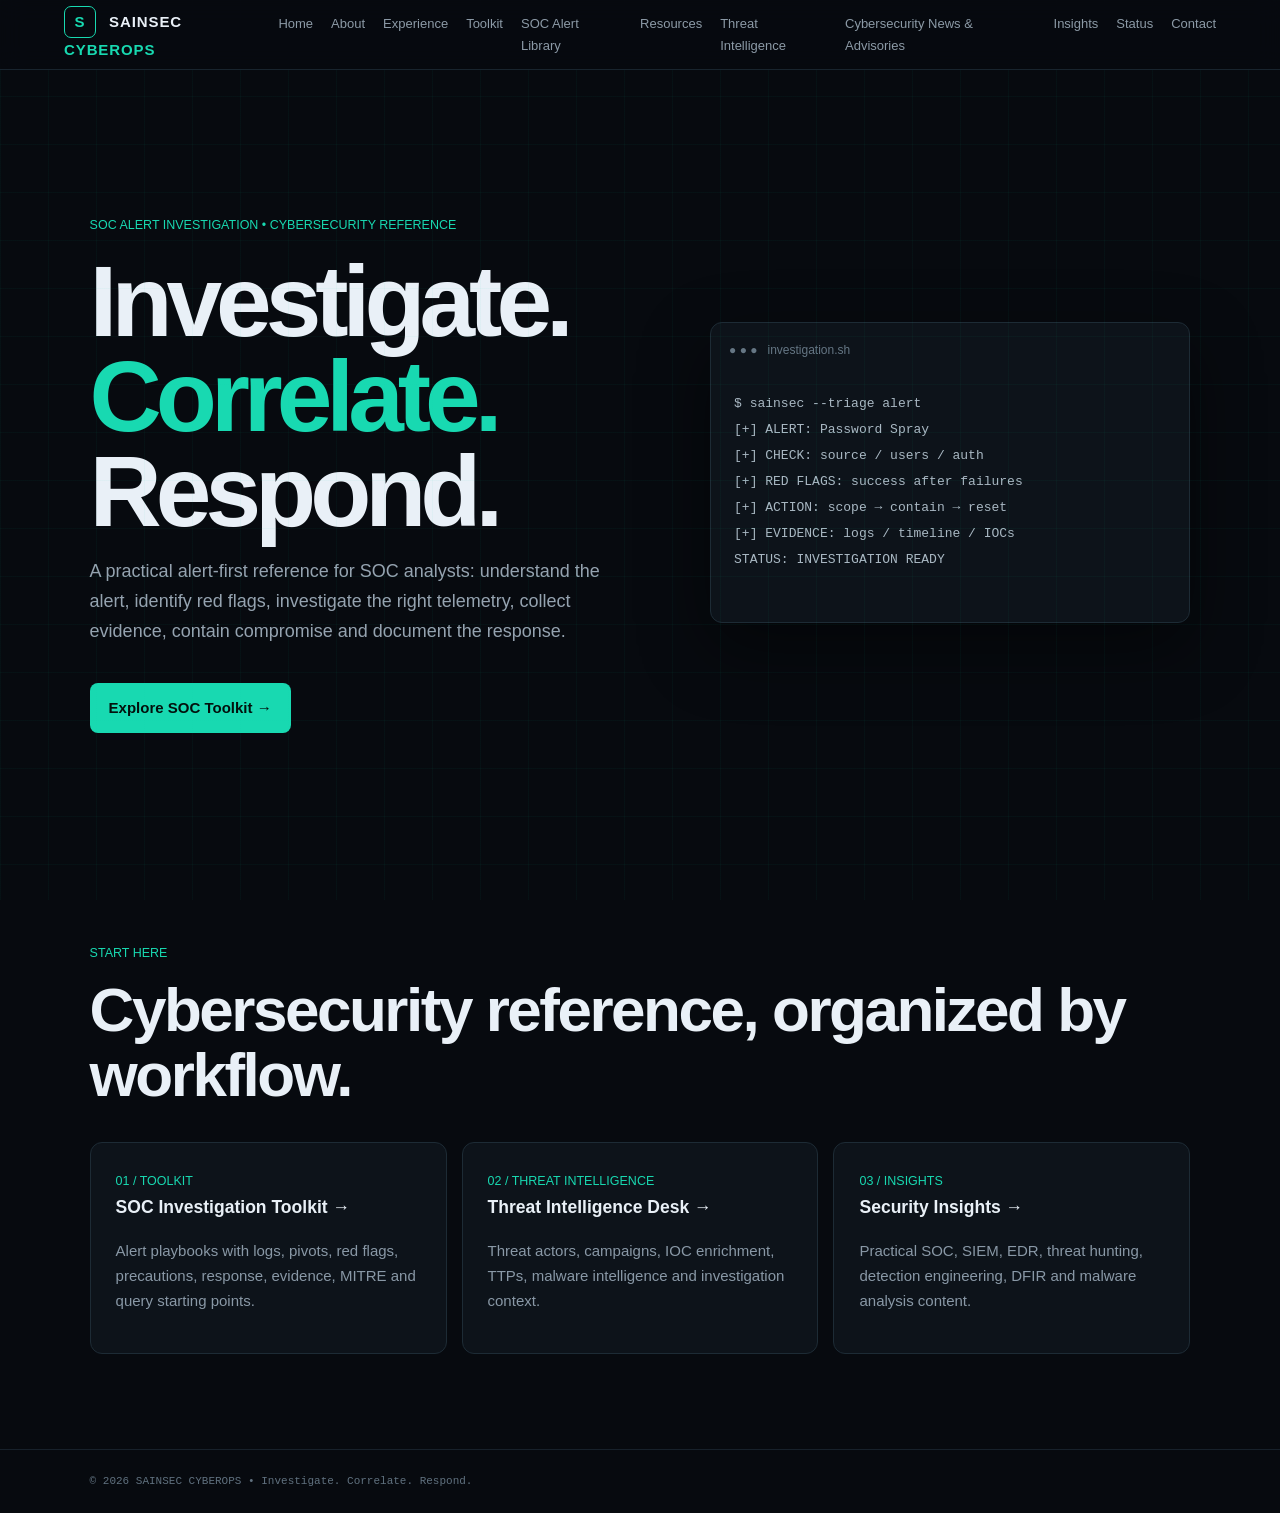
<file: index.html>
<!doctype html><html lang="en"><head><meta charset="utf-8"><meta name="viewport" content="width=device-width,initial-scale=1"><title>SOC Alert Investigation & Cybersecurity Reference | SAINSEC CYBEROPS</title><meta name="description" content="Practical SOC alert investigation, cybersecurity tooling, threat intelligence and incident response reference."><meta name="robots" content="index, follow"><link rel="canonical" href="https://sainseccyberops.in/"><meta property="og:title" content="SAINSEC CYBEROPS | SOC Alert Investigation & Cybersecurity Reference"><meta property="og:description" content="SAINSEC CYBEROPS — SOC alert investigation and cybersecurity reference."><meta property="og:type" content="website"><meta property="og:url" content="https://sainseccyberops.in/"><meta name="twitter:card" content="summary"><meta name="twitter:title" content="SAINSEC CYBEROPS | SOC Alert Investigation & Cybersecurity Reference"><meta name="twitter:description" content="SOC alert investigation and cybersecurity reference."><link rel="stylesheet" href="/style.css"></head><body><header><a class="brand" href="/"><b>S</b> SAINSEC <span>CYBEROPS</span></a><nav><a href="/">Home</a><a href="/about/">About</a><a href="/experience/">Experience</a><a href="/toolkit/">Toolkit</a><a href="/alerts.html">SOC Alert Library</a><a href="/resources/">Resources</a><a href="/threat-intelligence/">Threat Intelligence</a><a href="/news/">Cybersecurity News &amp; Advisories</a><a href="/insights/">Insights</a><a href="/status/">Status</a><a href="/contact/">Contact</a></nav><button id="menu">☰</button></header><main>
<section class="hero page-hero"><div><small>SOC ALERT INVESTIGATION • CYBERSECURITY REFERENCE</small><h1>Investigate.<br><em>Correlate.</em><br>Respond.</h1><p>A practical alert-first reference for SOC analysts: understand the alert, identify red flags, investigate the right telemetry, collect evidence, contain compromise and document the response.</p><a class="btn" href="/toolkit/">Explore SOC Toolkit →</a></div><div class="terminal"><div>● ● ● &nbsp; investigation.sh</div><pre>$ sainsec --triage alert
[+] ALERT: Password Spray
[+] CHECK: source / users / auth
[+] RED FLAGS: success after failures
[+] ACTION: scope → contain → reset
[+] EVIDENCE: logs / timeline / IOCs
STATUS: INVESTIGATION READY</pre></div></section>
<section class="home-links"><small>START HERE</small><h2>Cybersecurity reference, organized by workflow.</h2><div class="cards three"><a class="article-link" href="/toolkit/"><article><small>01 / TOOLKIT</small><h3>SOC Investigation Toolkit →</h3><p>Alert playbooks with logs, pivots, red flags, precautions, response, evidence, MITRE and query starting points.</p></article></a><a class="article-link" href="/threat-intelligence/"><article><small>02 / THREAT INTELLIGENCE</small><h3>Threat Intelligence Desk →</h3><p>Threat actors, campaigns, IOC enrichment, TTPs, malware intelligence and investigation context.</p></article></a><a class="article-link" href="/insights/"><article><small>03 / INSIGHTS</small><h3>Security Insights →</h3><p>Practical SOC, SIEM, EDR, threat hunting, detection engineering, DFIR and malware analysis content.</p></article></a></div></section></main><footer>© 2026 SAINSEC CYBEROPS • Investigate. Correlate. Respond.</footer><script src="/app.js"></script></body></html>
</file>
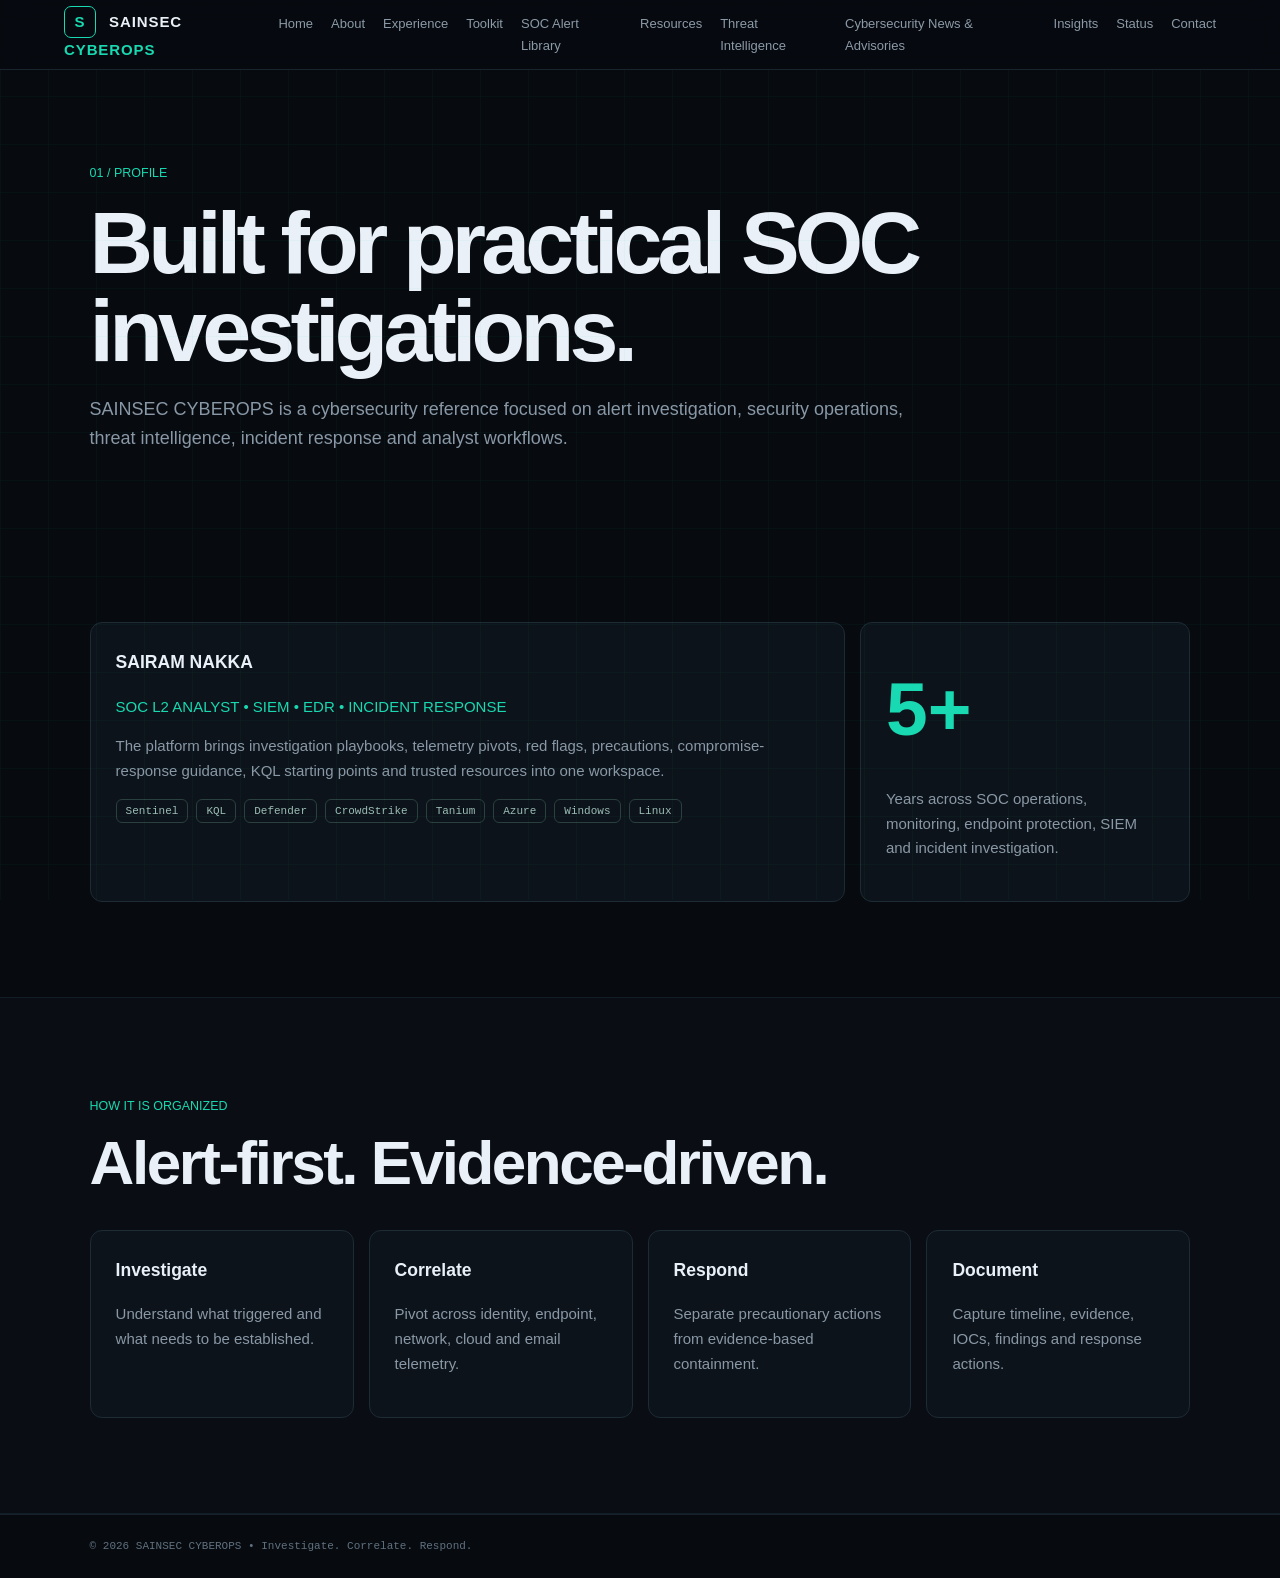
<file: about.html>
<!doctype html><html lang="en"><head><meta charset="utf-8"><meta name="viewport" content="width=device-width,initial-scale=1"><title>About | SAINSEC CYBEROPS</title><meta name="description" content="About SAINSEC CYBEROPS and its practical SOC cybersecurity reference approach."><meta name="robots" content="index, follow"><link rel="canonical" href="https://sainseccyberops.in/about/"><meta property="og:title" content="About | SAINSEC CYBEROPS"><meta property="og:description" content="SAINSEC CYBEROPS — SOC alert investigation and cybersecurity reference."><meta property="og:type" content="website"><meta property="og:url" content="https://sainseccyberops.in/about/"><meta name="twitter:card" content="summary"><meta name="twitter:title" content="About | SAINSEC CYBEROPS"><meta name="twitter:description" content="SOC alert investigation and cybersecurity reference."><link rel="stylesheet" href="/style.css"></head><body><header><a class="brand" href="/"><b>S</b> SAINSEC <span>CYBEROPS</span></a><nav><a href="/">Home</a><a href="/about/">About</a><a href="/experience/">Experience</a><a href="/toolkit/">Toolkit</a><a href="/alerts.html">SOC Alert Library</a><a href="/resources/">Resources</a><a href="/threat-intelligence/">Threat Intelligence</a><a href="/news/">Cybersecurity News &amp; Advisories</a><a href="/insights/">Insights</a><a href="/status/">Status</a><a href="/contact/">Contact</a></nav><button id="menu">☰</button></header><main>
<section class="page-head"><small>01 / PROFILE</small><h1>Built for practical SOC investigations.</h1><p>SAINSEC CYBEROPS is a cybersecurity reference focused on alert investigation, security operations, threat intelligence, incident response and analyst workflows.</p></section>
<section><div class="cards two"><article><h3>SAIRAM NAKKA</h3><p class="green">SOC L2 ANALYST • SIEM • EDR • INCIDENT RESPONSE</p><p>The platform brings investigation playbooks, telemetry pivots, red flags, precautions, compromise-response guidance, KQL starting points and trusted resources into one workspace.</p><div class="chips"><span>Sentinel</span><span>KQL</span><span>Defender</span><span>CrowdStrike</span><span>Tanium</span><span>Azure</span><span>Windows</span><span>Linux</span></div></article><article><strong class="big">5+</strong><p>Years across SOC operations, monitoring, endpoint protection, SIEM and incident investigation.</p></article></div></section>
<section class="dark"><small>HOW IT IS ORGANIZED</small><h2>Alert-first. Evidence-driven.</h2><div class="cards four"><article><h3>Investigate</h3><p>Understand what triggered and what needs to be established.</p></article><article><h3>Correlate</h3><p>Pivot across identity, endpoint, network, cloud and email telemetry.</p></article><article><h3>Respond</h3><p>Separate precautionary actions from evidence-based containment.</p></article><article><h3>Document</h3><p>Capture timeline, evidence, IOCs, findings and response actions.</p></article></div></section></main><footer>© 2026 SAINSEC CYBEROPS • Investigate. Correlate. Respond.</footer><script src="/app.js"></script></body></html>
</file>
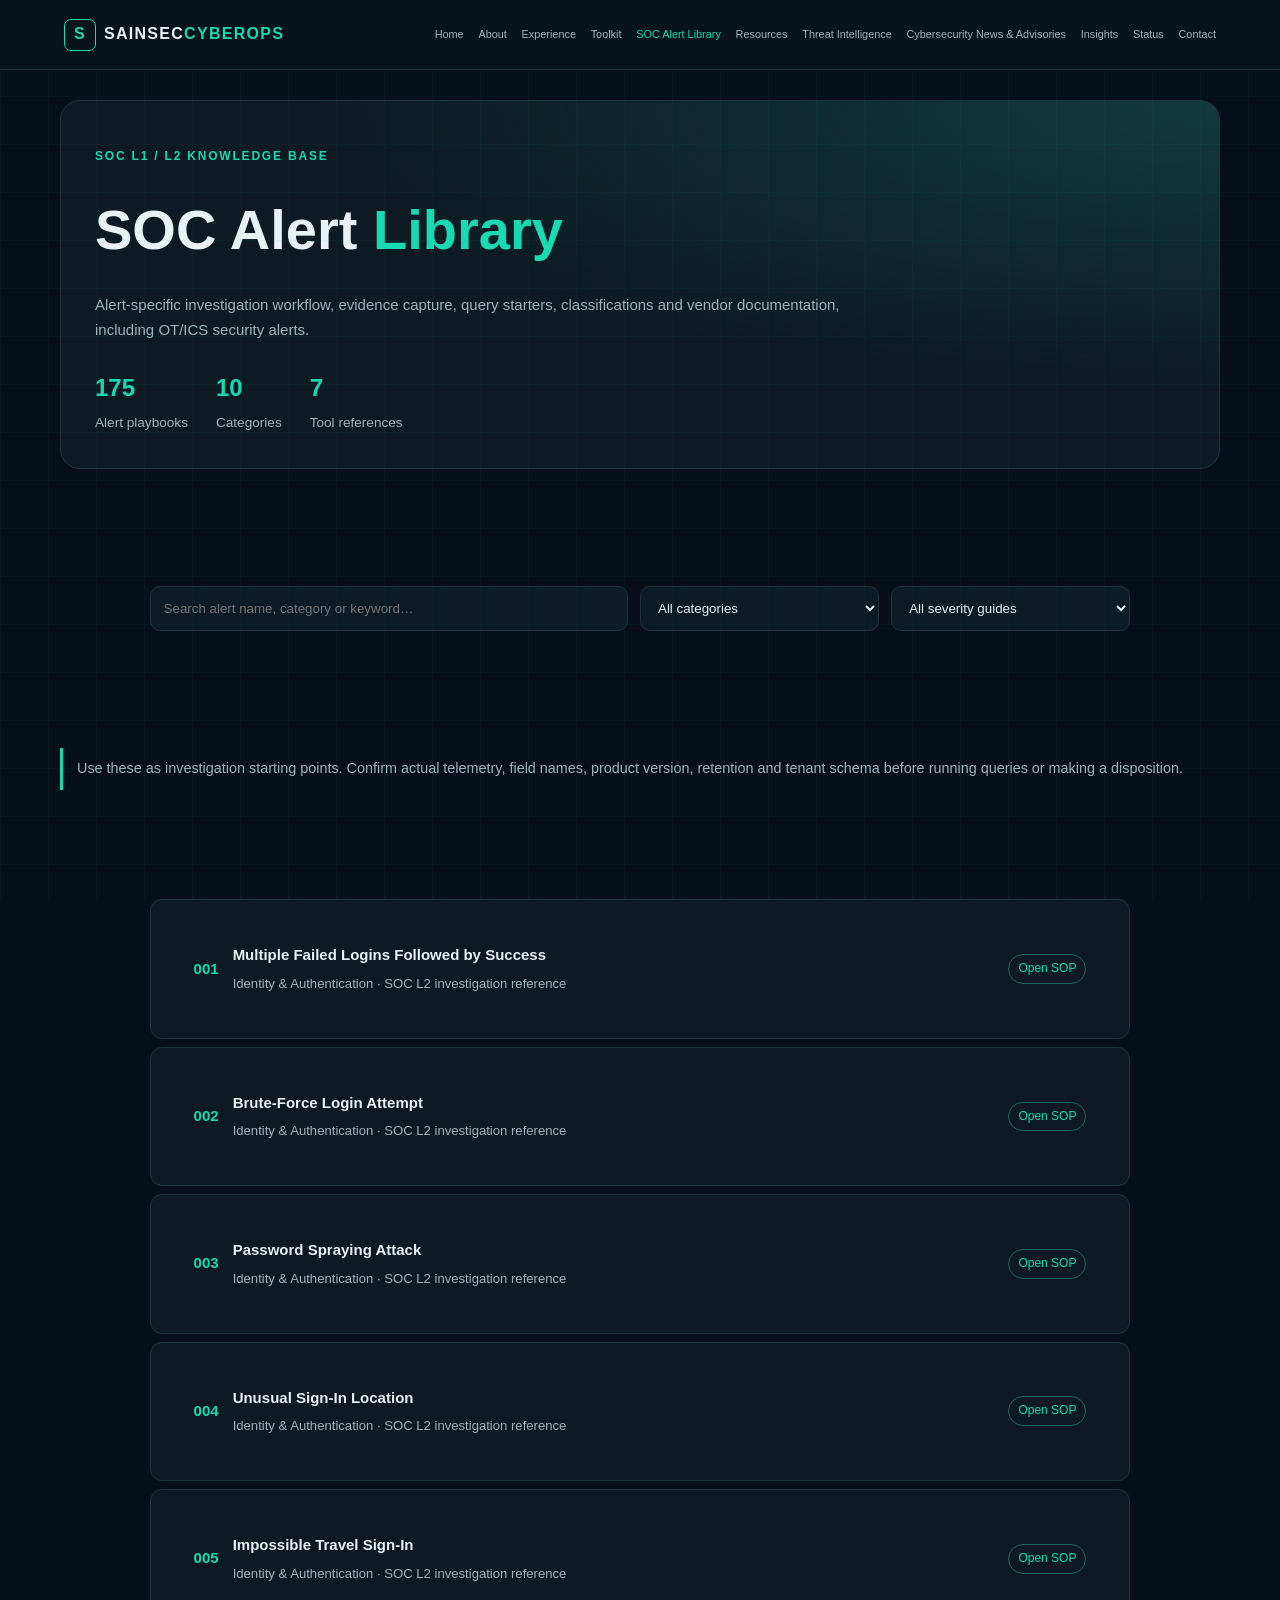
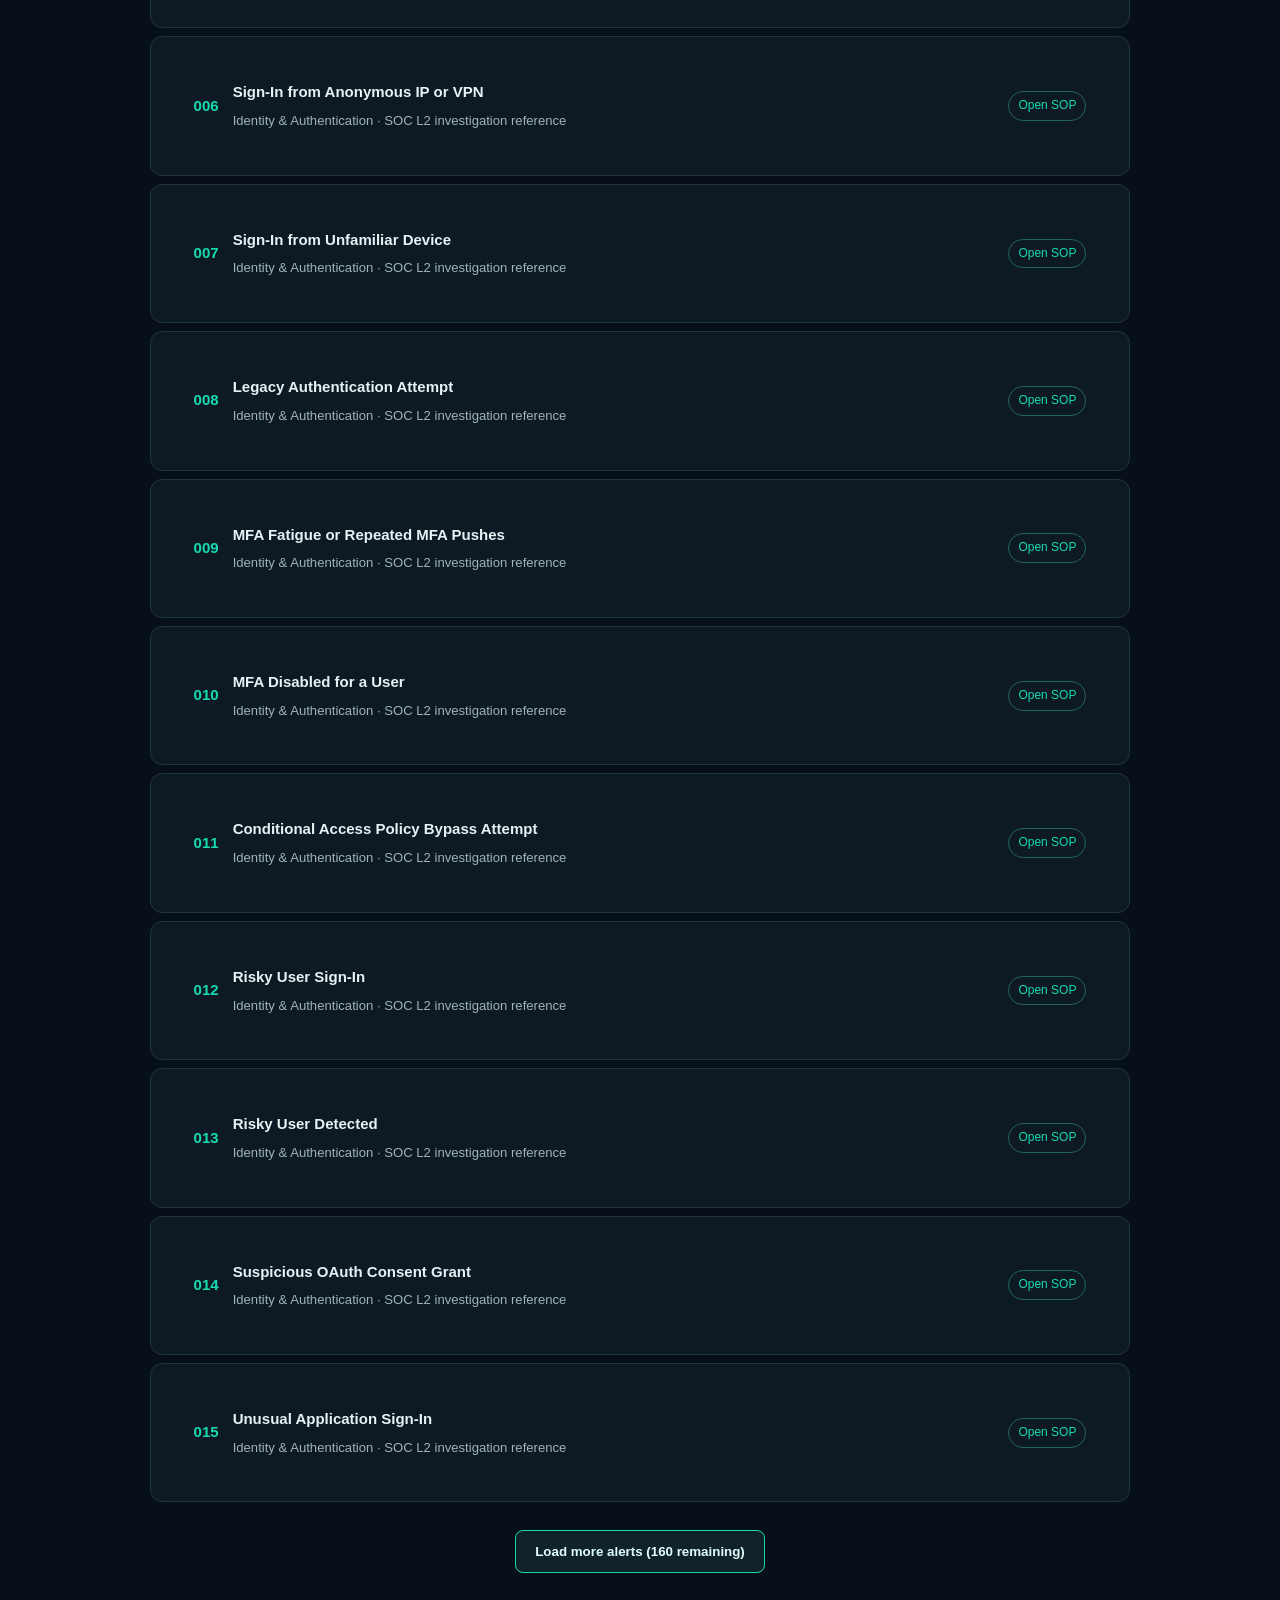
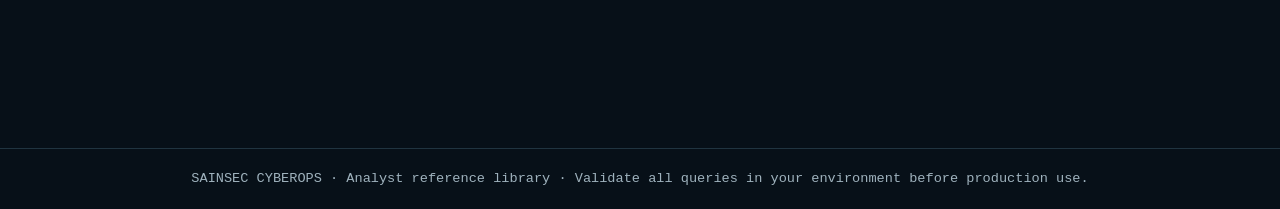
<file: alerts.html>
<!doctype html>
<html lang="en">
<head>
<meta charset="utf-8"><meta name="viewport" content="width=device-width,initial-scale=1">
<meta name="description" content="SAINSEC CyberOps SOC alert investigation library with analyst workflows, evidence fields, query starters and official documentation.">
<title>SOC Alert Library | SAINSEC CyberOps</title>
<link rel="stylesheet" href="style.css"><link rel="stylesheet" href="alerts.css">
</head>
<body>
<header class="alerts-header">
  <a class="alerts-brand" href="index.html"><b>S</b> SAINSEC <span>CYBEROPS</span></a>
  <nav id="alerts-main-nav" aria-label="Main navigation">
    <a href="index.html">Home</a><a href="about.html">About</a><a href="experience.html">Experience</a><a href="toolkit.html">Toolkit</a><a class="active" href="alerts.html" aria-current="page">SOC Alert Library</a><a href="resources.html">Resources</a><a href="threat-intelligence.html">Threat Intelligence</a><a href="news.html">Cybersecurity News &amp; Advisories</a><a href="insights.html">Insights</a><a href="status.html">Status</a><a href="contact.html">Contact</a>
  </nav>
  <button id="alerts-menu" type="button" aria-expanded="false" aria-controls="alerts-main-nav" aria-label="Toggle navigation">☰</button>
</header>
<main class="alerts-wrap">
  <section class="alerts-hero">
    <p class="eyebrow">SOC L1 / L2 KNOWLEDGE BASE</p>
    <h1>SOC Alert <span>Library</span></h1>
    <p>Alert-specific investigation workflow, evidence capture, query starters, classifications and vendor documentation, including OT/ICS security alerts.</p>
    <div class="alerts-stats"><div><strong id="total-count">175</strong><span>Alert playbooks</span></div><div><strong>10</strong><span>Categories</span></div><div><strong>7</strong><span>Tool references</span></div></div>
  </section>
  <section class="alerts-controls">
    <input id="alert-search" type="search" placeholder="Search alert name, category or keyword…" aria-label="Search alerts">
    <select id="category-filter" aria-label="Filter by category"><option value="">All categories</option></select>
    <select id="severity-filter" aria-label="Filter by severity"><option value="">All severity guides</option><option value="High">High guide</option></select>
  </section>
  <p class="alerts-note">Use these as investigation starting points. Confirm actual telemetry, field names, product version, retention and tenant schema before running queries or making a disposition.</p>
  <section id="alert-results" class="alert-results" aria-live="polite"></section>
  <div id="empty-state" class="empty-state" hidden>No matching alerts. Try another search or category.</div>
</main>
<footer class="alerts-footer">SAINSEC CYBEROPS · Analyst reference library · Validate all queries in your environment before production use.</footer>
<script src="alerts-data.js"></script><script src="alerts.js"></script>
<script>
(() => {
  const button = document.getElementById('alerts-menu');
  const nav = document.getElementById('alerts-main-nav');
  if (!button || !nav) return;
  button.addEventListener('click', () => {
    const open = nav.classList.toggle('is-open');
    button.setAttribute('aria-expanded', String(open));
  });
})();
</script>
</body></html>
</file>
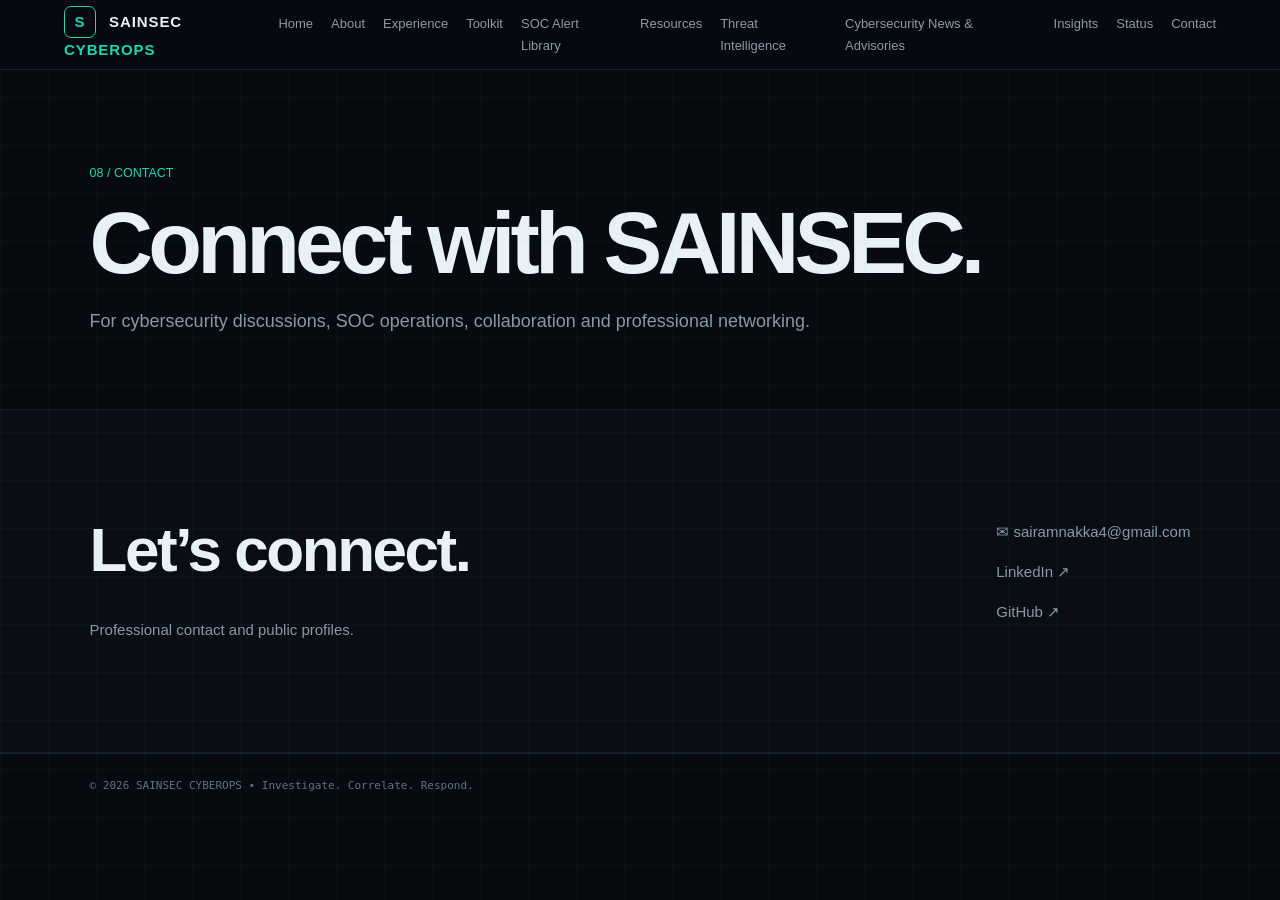
<file: contact.html>
<!doctype html><html lang="en"><head><meta charset="utf-8"><meta name="viewport" content="width=device-width,initial-scale=1"><title>Contact | SAINSEC CYBEROPS</title><meta name="description" content="Connect with SAINSEC CYBEROPS for cybersecurity, SOC and security operations discussions."><meta name="robots" content="index, follow"><link rel="canonical" href="https://sainseccyberops.in/contact/"><meta property="og:title" content="Contact | SAINSEC CYBEROPS"><meta property="og:description" content="SAINSEC CYBEROPS — SOC alert investigation and cybersecurity reference."><meta property="og:type" content="website"><meta property="og:url" content="https://sainseccyberops.in/contact/"><meta name="twitter:card" content="summary"><meta name="twitter:title" content="Contact | SAINSEC CYBEROPS"><meta name="twitter:description" content="SOC alert investigation and cybersecurity reference."><link rel="stylesheet" href="/style.css"></head><body><header><a class="brand" href="/"><b>S</b> SAINSEC <span>CYBEROPS</span></a><nav><a href="/">Home</a><a href="/about/">About</a><a href="/experience/">Experience</a><a href="/toolkit/">Toolkit</a><a href="/alerts.html">SOC Alert Library</a><a href="/resources/">Resources</a><a href="/threat-intelligence/">Threat Intelligence</a><a href="/news/">Cybersecurity News &amp; Advisories</a><a href="/insights/">Insights</a><a href="/status/">Status</a><a href="/contact/">Contact</a></nav><button id="menu">☰</button></header><main>
<section class="page-head"><small>08 / CONTACT</small><h1>Connect with SAINSEC.</h1><p>For cybersecurity discussions, SOC operations, collaboration and professional networking.</p></section>
<section class="dark contact"><div><h2>Let’s connect.</h2><p>Professional contact and public profiles.</p></div><div><p>✉ <a href="mailto:sairamnakka4@gmail.com">sairamnakka4@gmail.com</a></p><p><a href="https://www.linkedin.com/in/sairam-nakka-2b150a191" target="_blank" rel="noopener">LinkedIn ↗</a></p><p><a href="https://github.com/sairamnakka4" target="_blank" rel="noopener">GitHub ↗</a></p></div></section></main><footer>© 2026 SAINSEC CYBEROPS • Investigate. Correlate. Respond.</footer><script src="/app.js"></script></body></html>
</file>
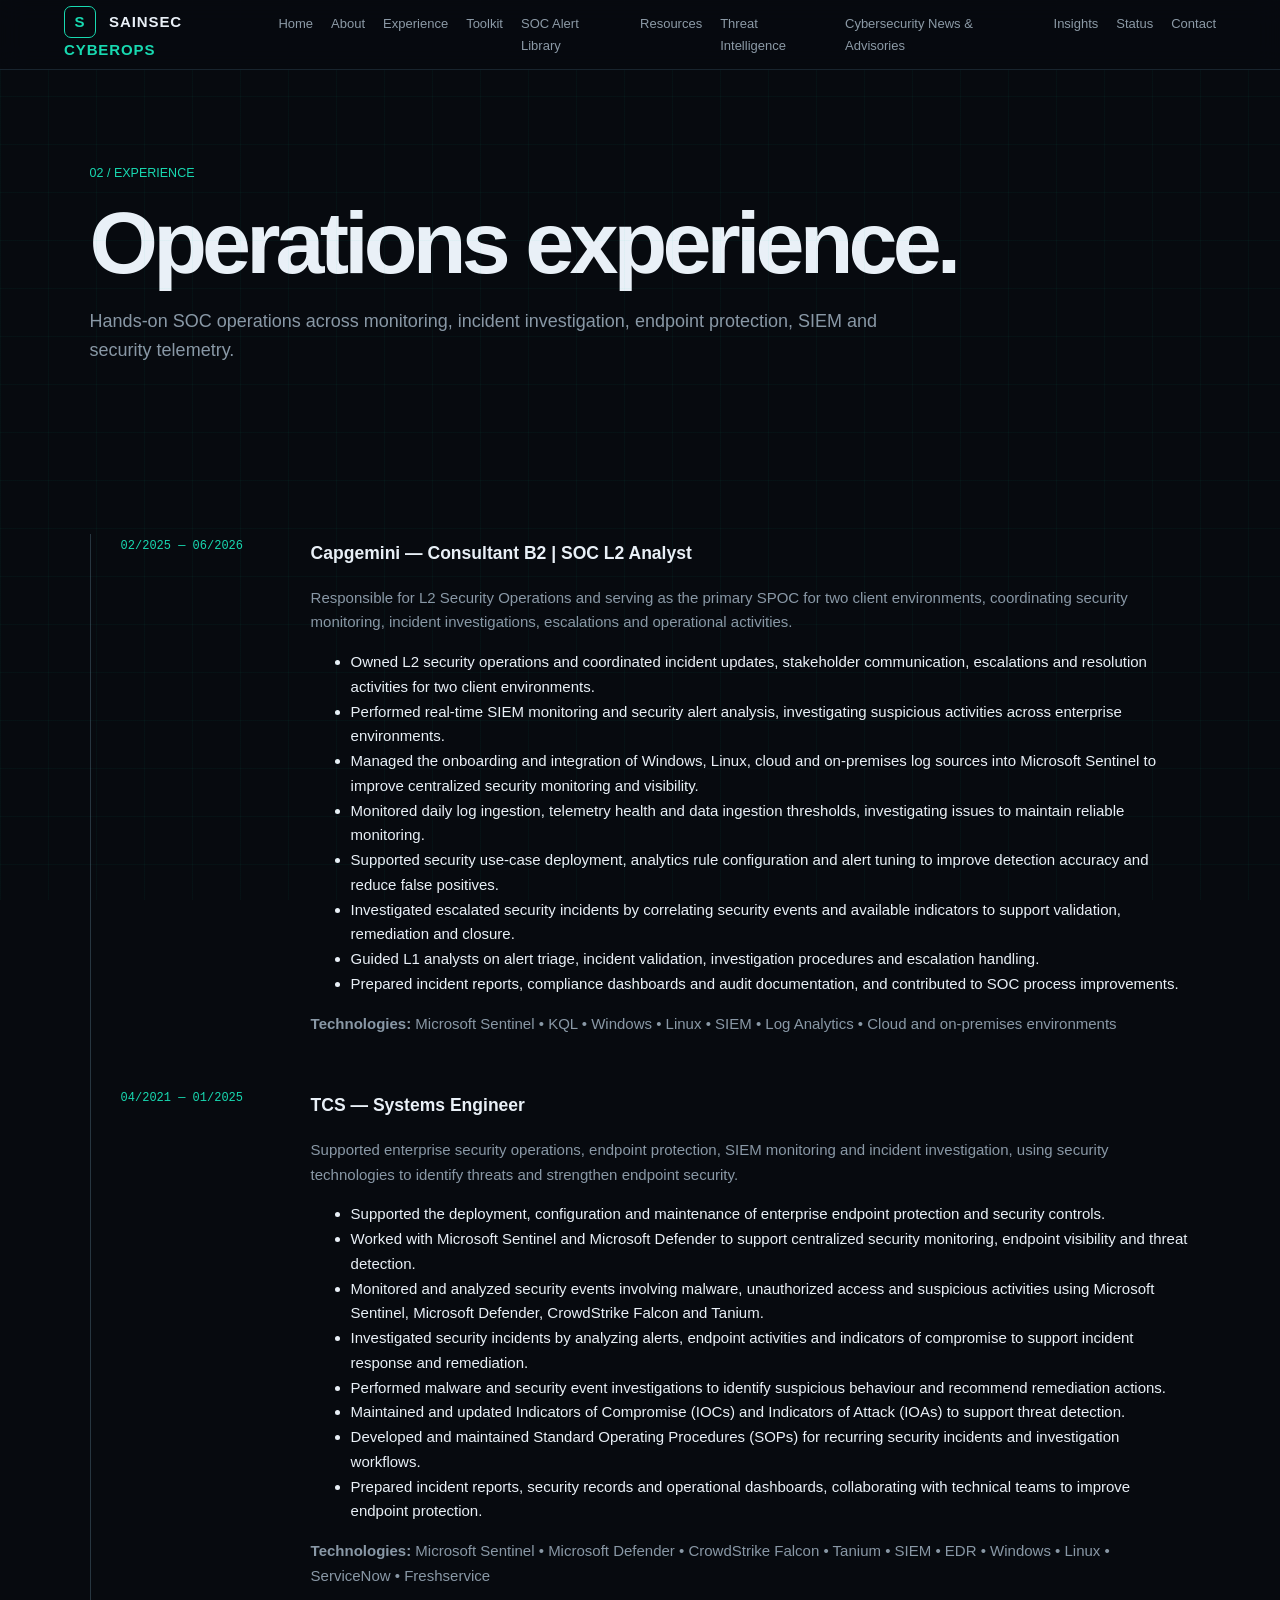
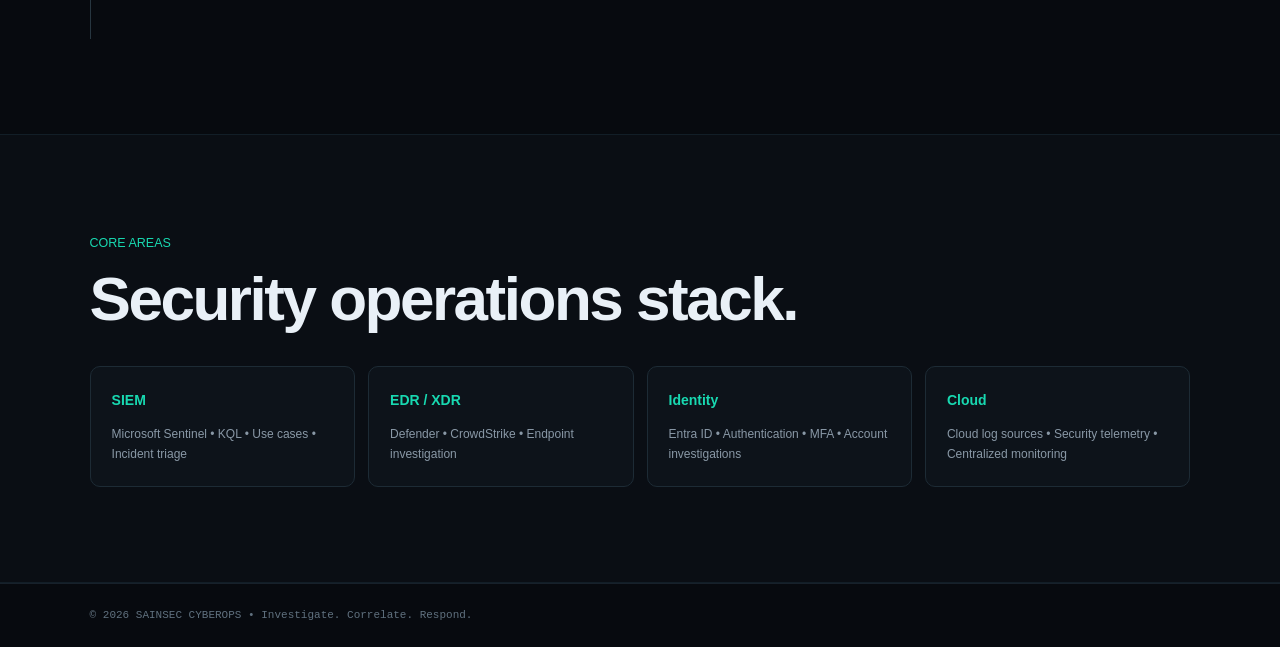
<file: experience.html>
<!doctype html><html lang="en"><head><meta charset="utf-8"><meta name="viewport" content="width=device-width,initial-scale=1"><title>Experience | SAINSEC CYBEROPS</title><meta name="description" content="SOC L2, SIEM, EDR and incident response experience."><meta name="robots" content="index, follow"><link rel="canonical" href="https://sainseccyberops.in/experience/"><meta property="og:title" content="Experience | SAINSEC CYBEROPS"><meta property="og:description" content="SAINSEC CYBEROPS — SOC alert investigation and cybersecurity reference."><meta property="og:type" content="website"><meta property="og:url" content="https://sainseccyberops.in/experience/"><meta name="twitter:card" content="summary"><meta name="twitter:title" content="Experience | SAINSEC CYBEROPS"><meta name="twitter:description" content="SOC alert investigation and cybersecurity reference."><link rel="stylesheet" href="/style.css"></head><body><header><a class="brand" href="/"><b>S</b> SAINSEC <span>CYBEROPS</span></a><nav><a href="/">Home</a><a href="/about/">About</a><a href="/experience/">Experience</a><a href="/toolkit/">Toolkit</a><a href="/alerts.html">SOC Alert Library</a><a href="/resources/">Resources</a><a href="/threat-intelligence/">Threat Intelligence</a><a href="/news/">Cybersecurity News &amp; Advisories</a><a href="/insights/">Insights</a><a href="/status/">Status</a><a href="/contact/">Contact</a></nav><button id="menu">☰</button></header><main>
<section class="page-head"><small>02 / EXPERIENCE</small><h1>Operations experience.</h1><p>Hands-on SOC operations across monitoring, incident investigation, endpoint protection, SIEM and security telemetry.</p></section>
<section><div class="timeline">
<article><b>02/2025 — 06/2026</b><div>
<h3>Capgemini — Consultant B2 | SOC L2 Analyst</h3>
<p>Responsible for L2 Security Operations and serving as the primary SPOC for two client environments, coordinating security monitoring, incident investigations, escalations and operational activities.</p>
<ul>
<li>Owned L2 security operations and coordinated incident updates, stakeholder communication, escalations and resolution activities for two client environments.</li>
<li>Performed real-time SIEM monitoring and security alert analysis, investigating suspicious activities across enterprise environments.</li>
<li>Managed the onboarding and integration of Windows, Linux, cloud and on-premises log sources into Microsoft Sentinel to improve centralized security monitoring and visibility.</li>
<li>Monitored daily log ingestion, telemetry health and data ingestion thresholds, investigating issues to maintain reliable monitoring.</li>
<li>Supported security use-case deployment, analytics rule configuration and alert tuning to improve detection accuracy and reduce false positives.</li>
<li>Investigated escalated security incidents by correlating security events and available indicators to support validation, remediation and closure.</li>
<li>Guided L1 analysts on alert triage, incident validation, investigation procedures and escalation handling.</li>
<li>Prepared incident reports, compliance dashboards and audit documentation, and contributed to SOC process improvements.</li>
</ul>
<p><strong>Technologies:</strong> Microsoft Sentinel • KQL • Windows • Linux • SIEM • Log Analytics • Cloud and on-premises environments</p>
</div></article>
<article><b>04/2021 — 01/2025</b><div>
<h3>TCS — Systems Engineer</h3>
<p>Supported enterprise security operations, endpoint protection, SIEM monitoring and incident investigation, using security technologies to identify threats and strengthen endpoint security.</p>
<ul>
<li>Supported the deployment, configuration and maintenance of enterprise endpoint protection and security controls.</li>
<li>Worked with Microsoft Sentinel and Microsoft Defender to support centralized security monitoring, endpoint visibility and threat detection.</li>
<li>Monitored and analyzed security events involving malware, unauthorized access and suspicious activities using Microsoft Sentinel, Microsoft Defender, CrowdStrike Falcon and Tanium.</li>
<li>Investigated security incidents by analyzing alerts, endpoint activities and indicators of compromise to support incident response and remediation.</li>
<li>Performed malware and security event investigations to identify suspicious behaviour and recommend remediation actions.</li>
<li>Maintained and updated Indicators of Compromise (IOCs) and Indicators of Attack (IOAs) to support threat detection.</li>
<li>Developed and maintained Standard Operating Procedures (SOPs) for recurring security incidents and investigation workflows.</li>
<li>Prepared incident reports, security records and operational dashboards, collaborating with technical teams to improve endpoint protection.</li>
</ul>
<p><strong>Technologies:</strong> Microsoft Sentinel • Microsoft Defender • CrowdStrike Falcon • Tanium • SIEM • EDR • Windows • Linux • ServiceNow • Freshservice</p>
</div></article>
</div></section>
<section class="dark"><small>CORE AREAS</small><h2>Security operations stack.</h2><div class="stack-grid"><div><b>SIEM</b><p>Microsoft Sentinel • KQL • Use cases • Incident triage</p></div><div><b>EDR / XDR</b><p>Defender • CrowdStrike • Endpoint investigation</p></div><div><b>Identity</b><p>Entra ID • Authentication • MFA • Account investigations</p></div><div><b>Cloud</b><p>Cloud log sources • Security telemetry • Centralized monitoring</p></div></div></section></main><footer>© 2026 SAINSEC CYBEROPS • Investigate. Correlate. Respond.</footer><script src="/app.js"></script></body></html>
</file>
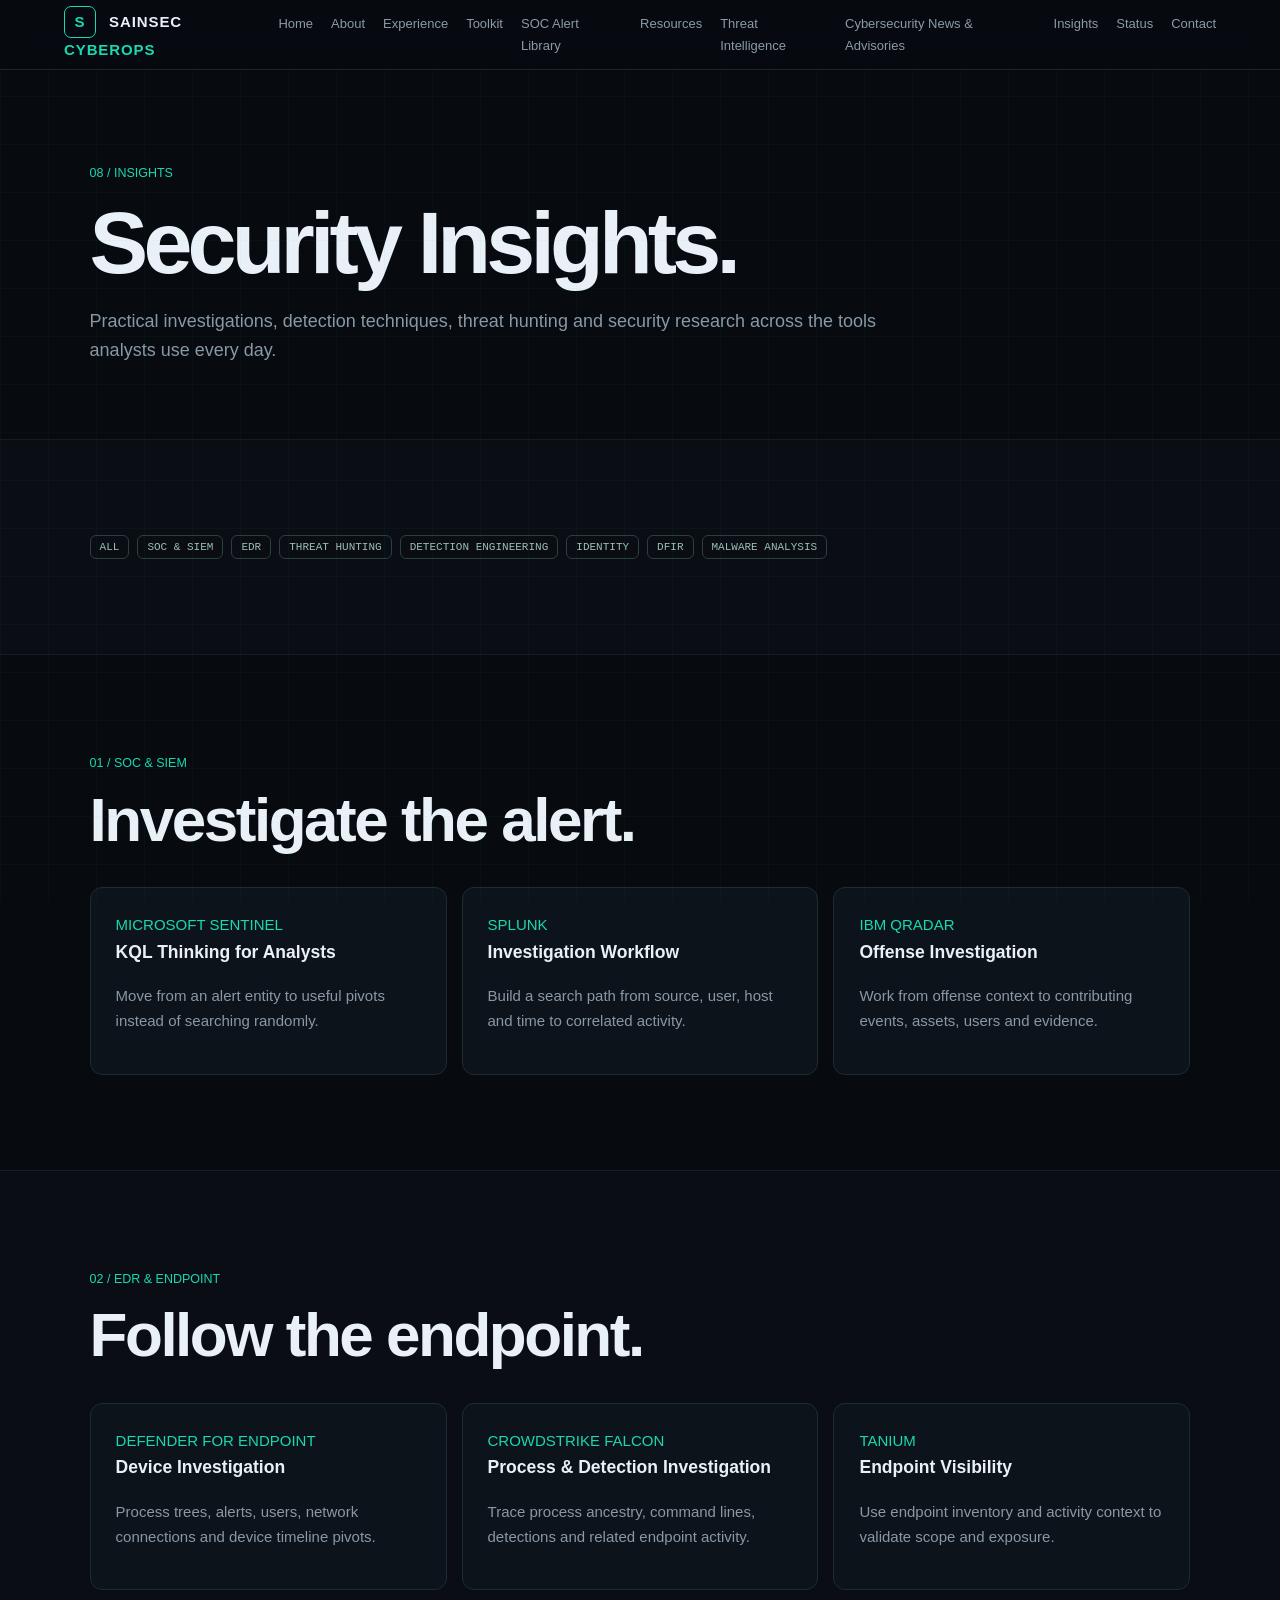
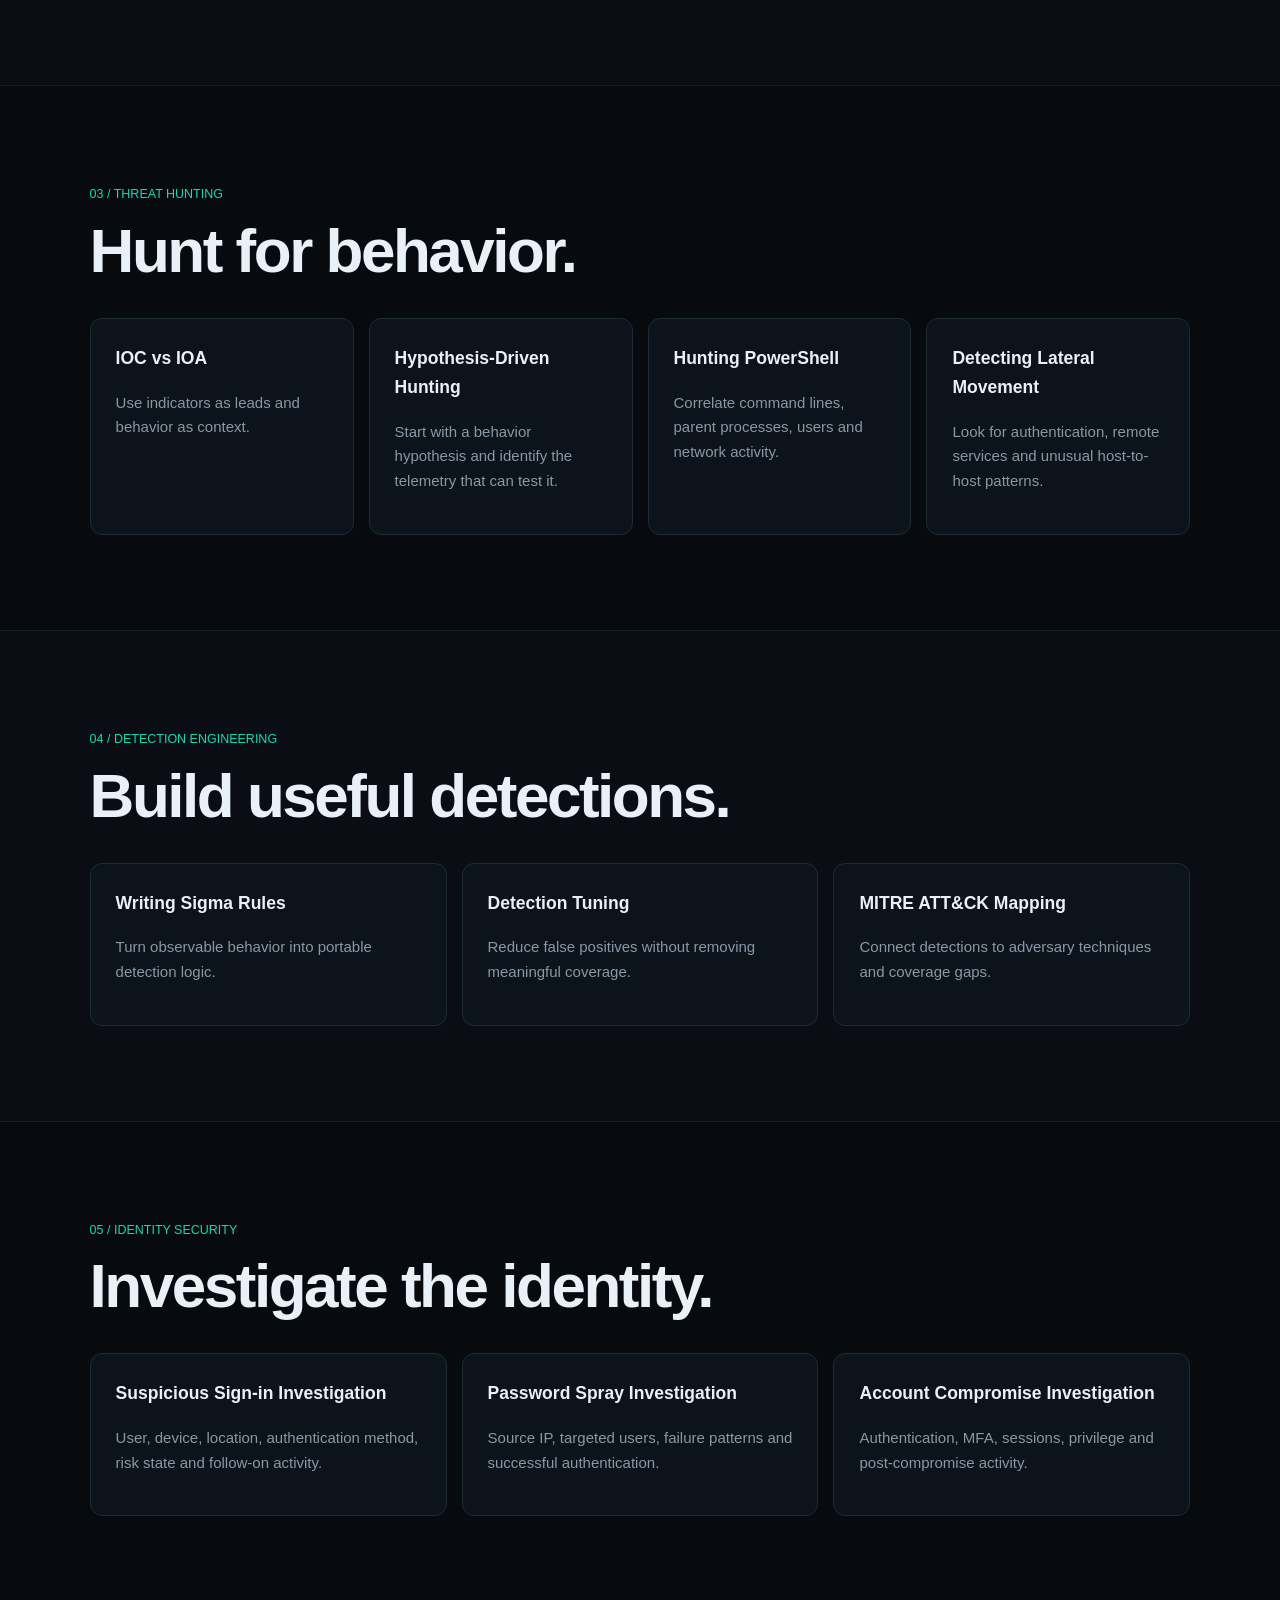
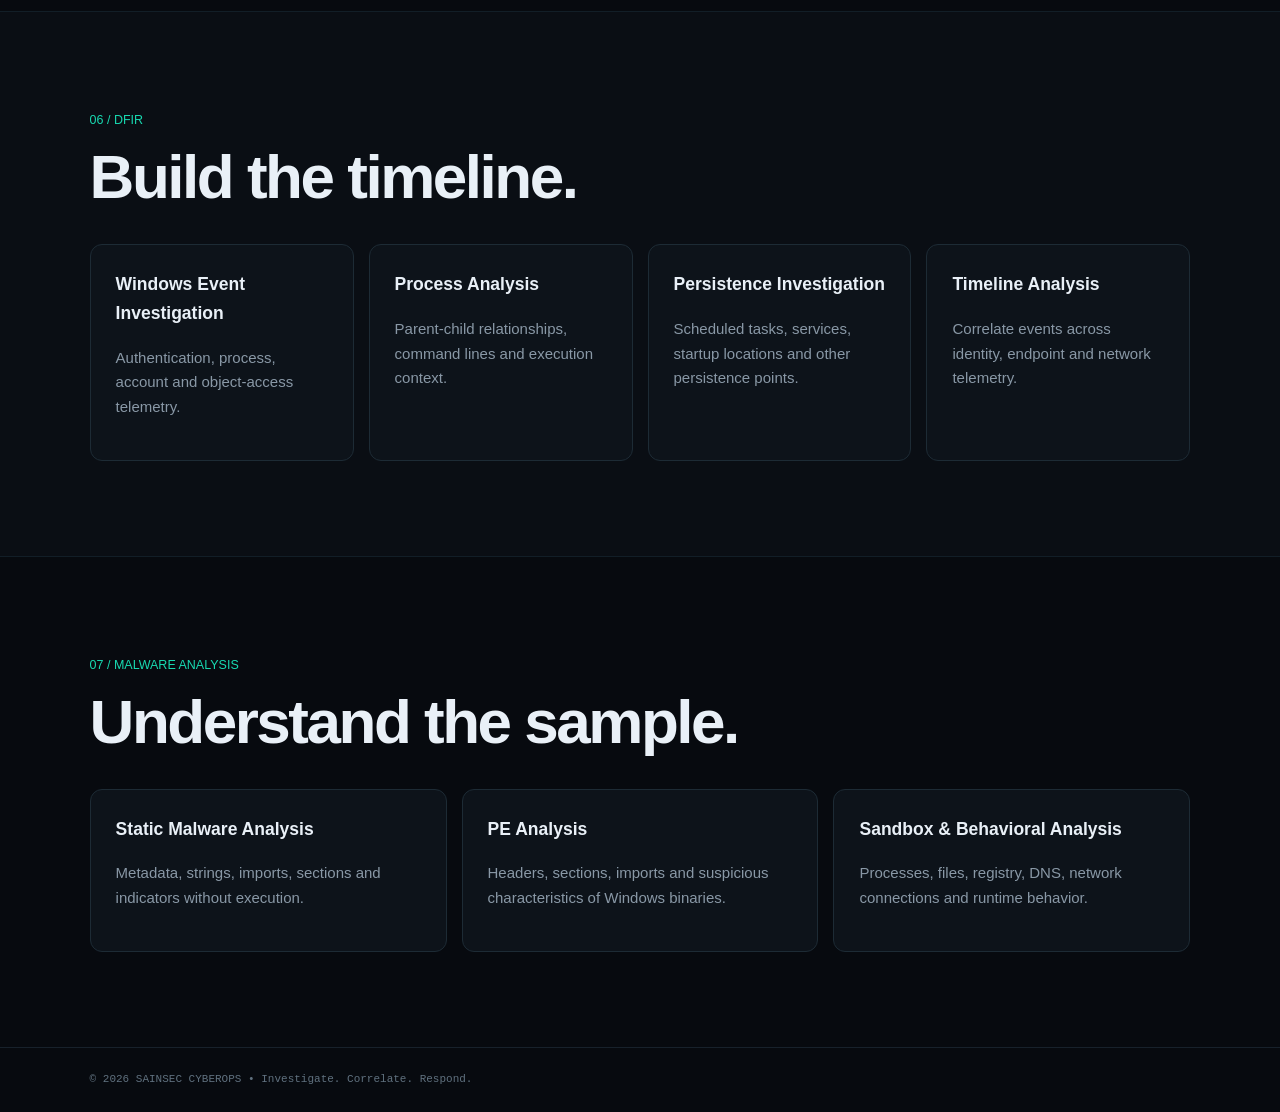
<file: insights.html>
<!doctype html><html lang="en"><head><meta charset="utf-8"><meta name="viewport" content="width=device-width,initial-scale=1"><title>Security Insights | SAINSEC CYBEROPS</title><meta name="description" content="Security insights covering SOC, SIEM, EDR, threat hunting, detection engineering, identity security, DFIR and malware analysis."><link rel="canonical" href="https://sainseccyberops.in/insights/"><link rel="stylesheet" href="/style.css"></head><body><header><a class="brand" href="/"><b>S</b> SAINSEC <span>CYBEROPS</span></a><nav><a href="/">Home</a><a href="/about/">About</a><a href="/experience/">Experience</a><a href="/toolkit/">Toolkit</a><a href="/alerts.html">SOC Alert Library</a><a href="/resources/">Resources</a><a href="/threat-intelligence/">Threat Intelligence</a><a href="/news/">Cybersecurity News &amp; Advisories</a><a href="/insights/">Insights</a><a href="/status/">Status</a><a href="/contact/">Contact</a></nav><button id="menu">☰</button></header><main>
<section class="page-head"><small>08 / INSIGHTS</small><h1>Security Insights.</h1><p>Practical investigations, detection techniques, threat hunting and security research across the tools analysts use every day.</p></section>
<section class="dark"><div class="chips"><span>ALL</span><span>SOC &amp; SIEM</span><span>EDR</span><span>THREAT HUNTING</span><span>DETECTION ENGINEERING</span><span>IDENTITY</span><span>DFIR</span><span>MALWARE ANALYSIS</span></div></section>
<section><small>01 / SOC &amp; SIEM</small><h2>Investigate the alert.</h2><div class="cards three"><article><span class="green">MICROSOFT SENTINEL</span><h3>KQL Thinking for Analysts</h3><p>Move from an alert entity to useful pivots instead of searching randomly.</p></article><article><span class="green">SPLUNK</span><h3>Investigation Workflow</h3><p>Build a search path from source, user, host and time to correlated activity.</p></article><article><span class="green">IBM QRADAR</span><h3>Offense Investigation</h3><p>Work from offense context to contributing events, assets, users and evidence.</p></article></div></section>
<section class="dark"><small>02 / EDR &amp; ENDPOINT</small><h2>Follow the endpoint.</h2><div class="cards three"><article><span class="green">DEFENDER FOR ENDPOINT</span><h3>Device Investigation</h3><p>Process trees, alerts, users, network connections and device timeline pivots.</p></article><article><span class="green">CROWDSTRIKE FALCON</span><h3>Process &amp; Detection Investigation</h3><p>Trace process ancestry, command lines, detections and related endpoint activity.</p></article><article><span class="green">TANIUM</span><h3>Endpoint Visibility</h3><p>Use endpoint inventory and activity context to validate scope and exposure.</p></article></div></section>
<section><small>03 / THREAT HUNTING</small><h2>Hunt for behavior.</h2><div class="cards four"><article><h3>IOC vs IOA</h3><p>Use indicators as leads and behavior as context.</p></article><article><h3>Hypothesis-Driven Hunting</h3><p>Start with a behavior hypothesis and identify the telemetry that can test it.</p></article><article><h3>Hunting PowerShell</h3><p>Correlate command lines, parent processes, users and network activity.</p></article><article><h3>Detecting Lateral Movement</h3><p>Look for authentication, remote services and unusual host-to-host patterns.</p></article></div></section>
<section class="dark"><small>04 / DETECTION ENGINEERING</small><h2>Build useful detections.</h2><div class="cards three"><article><h3>Writing Sigma Rules</h3><p>Turn observable behavior into portable detection logic.</p></article><article><h3>Detection Tuning</h3><p>Reduce false positives without removing meaningful coverage.</p></article><article><h3>MITRE ATT&amp;CK Mapping</h3><p>Connect detections to adversary techniques and coverage gaps.</p></article></div></section>
<section><small>05 / IDENTITY SECURITY</small><h2>Investigate the identity.</h2><div class="cards three"><article><h3>Suspicious Sign-in Investigation</h3><p>User, device, location, authentication method, risk state and follow-on activity.</p></article><article><h3>Password Spray Investigation</h3><p>Source IP, targeted users, failure patterns and successful authentication.</p></article><article><h3>Account Compromise Investigation</h3><p>Authentication, MFA, sessions, privilege and post-compromise activity.</p></article></div></section>
<section class="dark"><small>06 / DFIR</small><h2>Build the timeline.</h2><div class="cards four"><article><h3>Windows Event Investigation</h3><p>Authentication, process, account and object-access telemetry.</p></article><article><h3>Process Analysis</h3><p>Parent-child relationships, command lines and execution context.</p></article><article><h3>Persistence Investigation</h3><p>Scheduled tasks, services, startup locations and other persistence points.</p></article><article><h3>Timeline Analysis</h3><p>Correlate events across identity, endpoint and network telemetry.</p></article></div></section>
<section><small>07 / MALWARE ANALYSIS</small><h2>Understand the sample.</h2><div class="cards three"><article><h3>Static Malware Analysis</h3><p>Metadata, strings, imports, sections and indicators without execution.</p></article><article><h3>PE Analysis</h3><p>Headers, sections, imports and suspicious characteristics of Windows binaries.</p></article><article><h3>Sandbox &amp; Behavioral Analysis</h3><p>Processes, files, registry, DNS, network connections and runtime behavior.</p></article></div></section>
</main><footer>© 2026 SAINSEC CYBEROPS • Investigate. Correlate. Respond.</footer><script src="/app.js"></script></body></html>
</file>
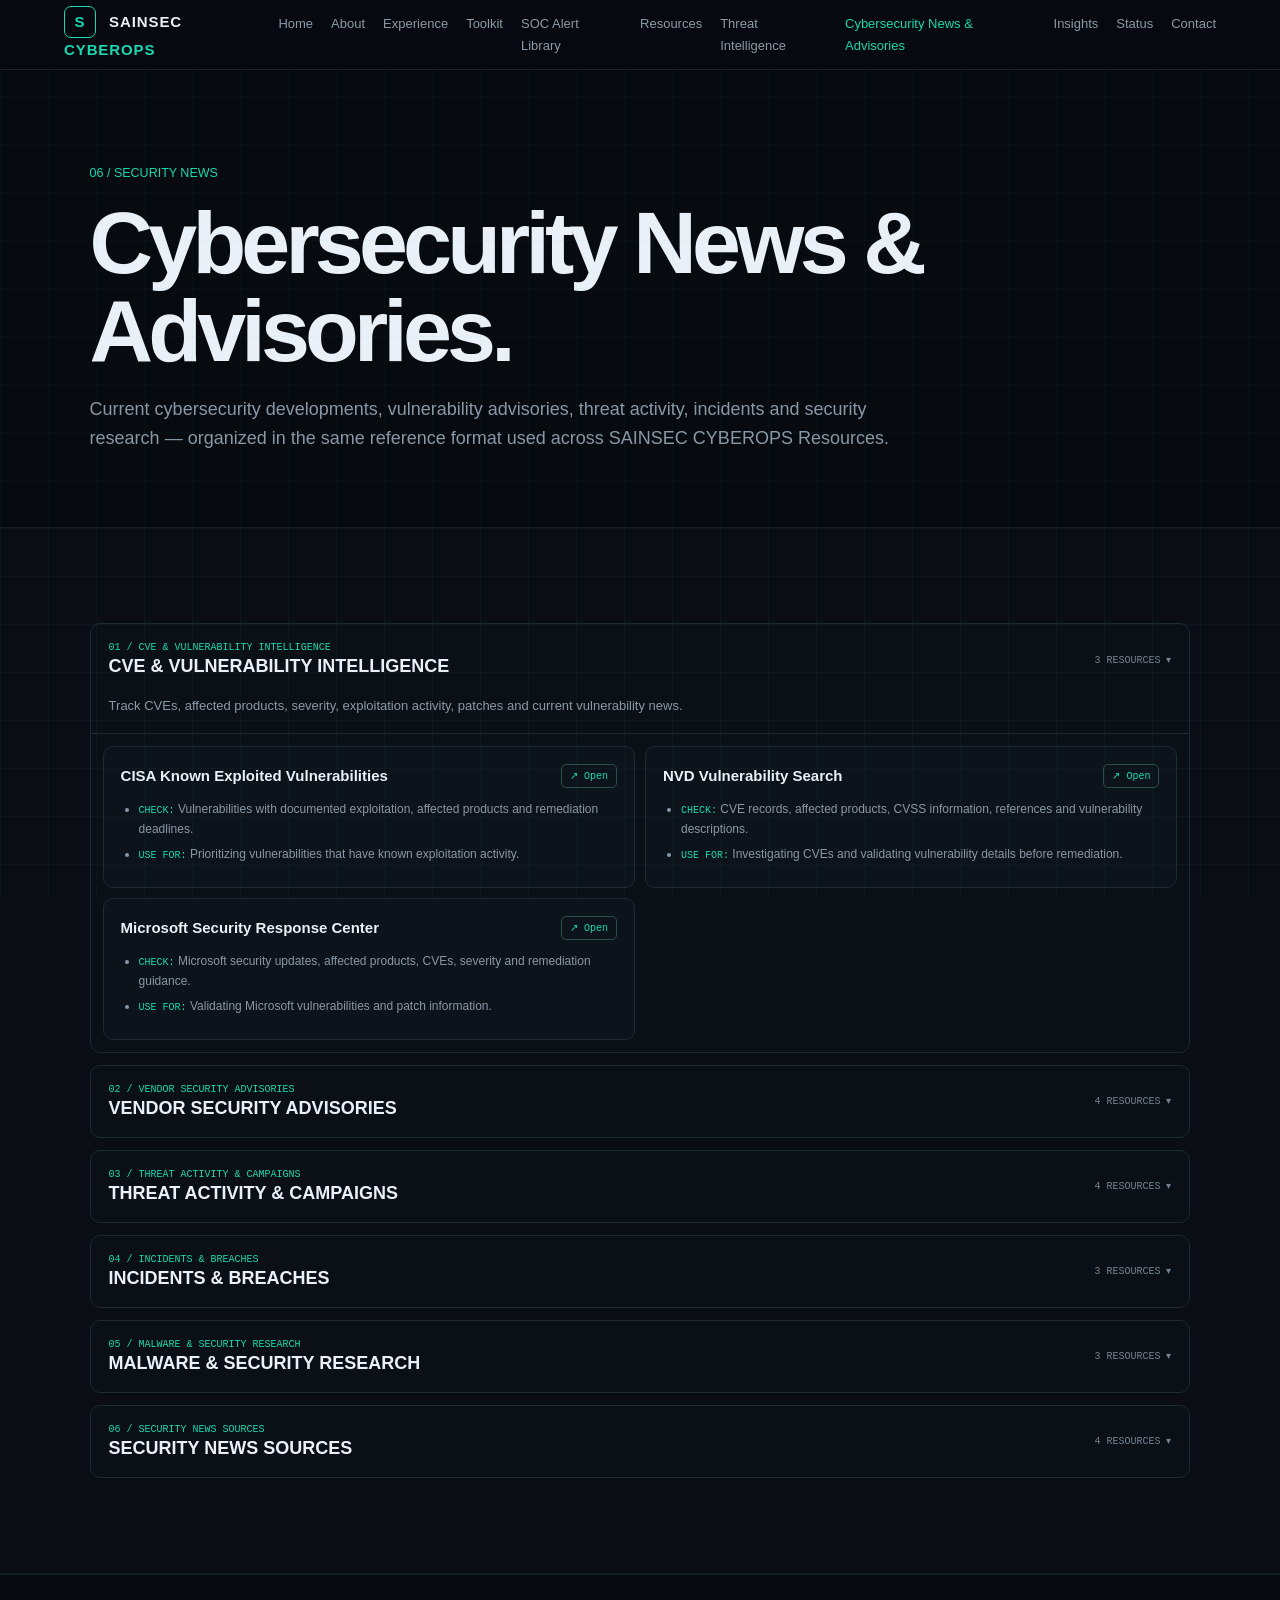
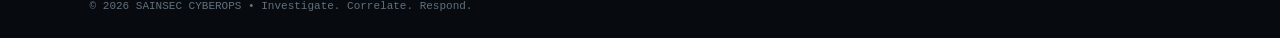
<file: news.html>
<!doctype html><html lang="en"><head><meta charset="utf-8"><meta name="viewport" content="width=device-width,initial-scale=1"><title>Cybersecurity News &amp; Advisories | SAINSEC CYBEROPS</title><meta name="description" content="Cybersecurity news, zero-day disclosures, CVE advisories, threat activity, incidents and security research sources for security analysts."><link rel="canonical" href="https://sainseccyberops.in/news/"><link rel="stylesheet" href="/style.css"></head><body><header><a class="brand" href="/"><b>S</b> SAINSEC <span>CYBEROPS</span></a><nav><a href="/">Home</a><a href="/about/">About</a><a href="/experience/">Experience</a><a href="/toolkit/">Toolkit</a><a href="/alerts.html">SOC Alert Library</a><a href="/resources/">Resources</a><a href="/threat-intelligence/">Threat Intelligence</a><a class="active" href="/news/">Cybersecurity News &amp; Advisories</a><a href="/insights/">Insights</a><a href="/status/">Status</a><a href="/contact/">Contact</a></nav><button id="menu">☰</button></header><main>
<section class="page-head"><small>06 / SECURITY NEWS</small><h1>Cybersecurity News &amp; Advisories.</h1><p>Current cybersecurity developments, vulnerability advisories, threat activity, incidents and security research — organized in the same reference format used across SAINSEC CYBEROPS Resources.</p></section>
<section class="dark"><div id="newsGrid" class="resources-page-grid"></div></section>
</main><footer>© 2026 SAINSEC CYBEROPS • Investigate. Correlate. Respond.</footer><script src="/app.js"></script><script>
const newsCategories=[
["01 / CVE & VULNERABILITY INTELLIGENCE","Track CVEs, affected products, severity, exploitation activity, patches and current vulnerability news.",[
["CISA Known Exploited Vulnerabilities","Vulnerabilities with documented exploitation, affected products and remediation deadlines.","Prioritizing vulnerabilities that have known exploitation activity.","https://www.cisa.gov/known-exploited-vulnerabilities-catalog"],
["NVD Vulnerability Search","CVE records, affected products, CVSS information, references and vulnerability descriptions.","Investigating CVEs and validating vulnerability details before remediation.","https://nvd.nist.gov/vuln/search"],
["Microsoft Security Response Center","Microsoft security updates, affected products, CVEs, severity and remediation guidance.","Validating Microsoft vulnerabilities and patch information.","https://msrc.microsoft.com/update-guide/"]]],
["02 / VENDOR SECURITY ADVISORIES","Follow vendor advisories, affected products, fixes and remediation guidance from major security vendors.",[
["Cisco PSIRT","Cisco product vulnerabilities, advisories and fixed releases.","Network-security product vulnerability validation and remediation.","https://sec.cloudapps.cisco.com/security/center/publicationListing.x"],
["Palo Alto Security Advisories","PAN-OS and Palo Alto product security advisories, CVEs and mitigations.","Validating firewall and security-platform vulnerabilities.","https://security.paloaltonetworks.com/"],
["Fortinet PSIRT","Fortinet vulnerabilities, affected products, fixes and workarounds.","FortiGate and Fortinet product security investigations.","https://www.fortiguard.com/psirt"],
["CISA Cybersecurity Advisories","Alerts, advisories, joint guidance and active threat information.","Following government-published defensive guidance and major campaigns.","https://www.cisa.gov/news-events/cybersecurity-advisories"]]],
["03 / THREAT ACTIVITY & CAMPAIGNS","Follow current threat actors, campaigns, malware operations and emerging attack activity.",[
["Microsoft Threat Intelligence","Threat actor activity, campaigns, malware and cloud/identity observations.","Connecting current threat reporting to Microsoft security telemetry.","https://www.microsoft.com/en-us/security/security-insider/"],
["Unit 42 Research","Threat actor campaigns, malware, vulnerabilities and incident research.","Threat-hunting context and detection-oriented research.","https://unit42.paloaltonetworks.com/"],
["Google Threat Intelligence","Threat actors, malware, campaigns and strategic threat research.","Adversary context, campaign tracking and intelligence enrichment.","https://cloud.google.com/blog/topics/threat-intelligence"],
["CrowdStrike Intelligence","Adversary activity, ransomware, malware and emerging attack techniques.","SOC investigations and threat-hunting context.","https://www.crowdstrike.com/en-us/blog/"]]],
["04 / INCIDENTS & BREACHES","Track major incidents, breaches, ransomware activity and cybercrime developments.",[
["BleepingComputer","Ransomware, breaches, malware campaigns, vulnerabilities and incident developments.","Following fast-moving security incidents and technical reporting.","https://www.bleepingcomputer.com/"],
["The Record","Cybersecurity incidents, threat activity, policy and major breach reporting.","Monitoring broader developments around significant cyber incidents.","https://therecord.media/"],
["KrebsOnSecurity","Breaches, cybercrime, fraud, vulnerability disclosures and investigative reporting.","Additional context around significant incidents and cybercrime activity.","https://krebsonsecurity.com/"]]],
["05 / MALWARE & SECURITY RESEARCH","Follow malware research, exploit references, adversary techniques and security research.",[
["MalwareBazaar","Malware samples, hashes, tags and related sample intelligence.","Malware triage and sample-level investigation.","https://bazaar.abuse.ch/"],
["MITRE ATT&CK","Adversary techniques, software, groups and procedure examples.","Mapping news and research into detection and threat-hunting opportunities.","https://attack.mitre.org/"],
["Exploit Database","Public exploit references and proof-of-concept information.","Understanding publicly documented exploitation related to vulnerabilities.","https://www.exploit-db.com/"]]],
["06 / SECURITY NEWS SOURCES","Follow current cybersecurity developments across trusted government, vendor and specialist sources.",[
["CISA","Advisories, alerts, KEV updates and defensive guidance.","Primary government security guidance and vulnerability prioritization.","https://www.cisa.gov/"],
["NIST Cybersecurity Resources","Cybersecurity standards, guidance and supporting publications.","Security research and defensive-practice reference material.","https://www.nist.gov/cybersecurity"],
["SecurityWeek","Vulnerabilities, threat activity, enterprise security and research news.","Monitoring current cybersecurity developments across vendors and sectors.","https://www.securityweek.com/"],
["Dark Reading","Enterprise security news, vulnerabilities, attacks and defensive research.","Following security industry developments and practitioner-focused coverage.","https://www.darkreading.com/"]]]
];
function newsEsc(v){const d=document.createElement('div');d.textContent=v;return d.innerHTML;}
function newsCard(r){return `<article class="resource-card"><div class="resource-top"><h3>${newsEsc(r[0])}</h3><a class="resource-link" href="${r[3]}" target="_blank" rel="noopener noreferrer" aria-label="Open ${newsEsc(r[0])}">↗ Open</a></div><ul><li><b>Check:</b> ${newsEsc(r[1])}</li><li><b>Use for:</b> ${newsEsc(r[2])}</li></ul></article>`;}
function renderNews(){document.getElementById('newsGrid').innerHTML=newsCategories.map((c,i)=>`<div class="resource-category ${i===0?'open':''}"><button class="resource-cat-head" onclick="this.parentElement.classList.toggle('open')"><span><small>${newsEsc(c[0])}</small><strong>${newsEsc(c[0].replace(/^\d+ \/ /,''))}</strong></span><span class="resource-count">${c[2].length} RESOURCES ▾</span></button><div class="resource-desc">${newsEsc(c[1])}</div><div class="resource-items">${c[2].map(newsCard).join('')}</div></div>`).join('');}
renderNews();
</script></body></html>
</file>
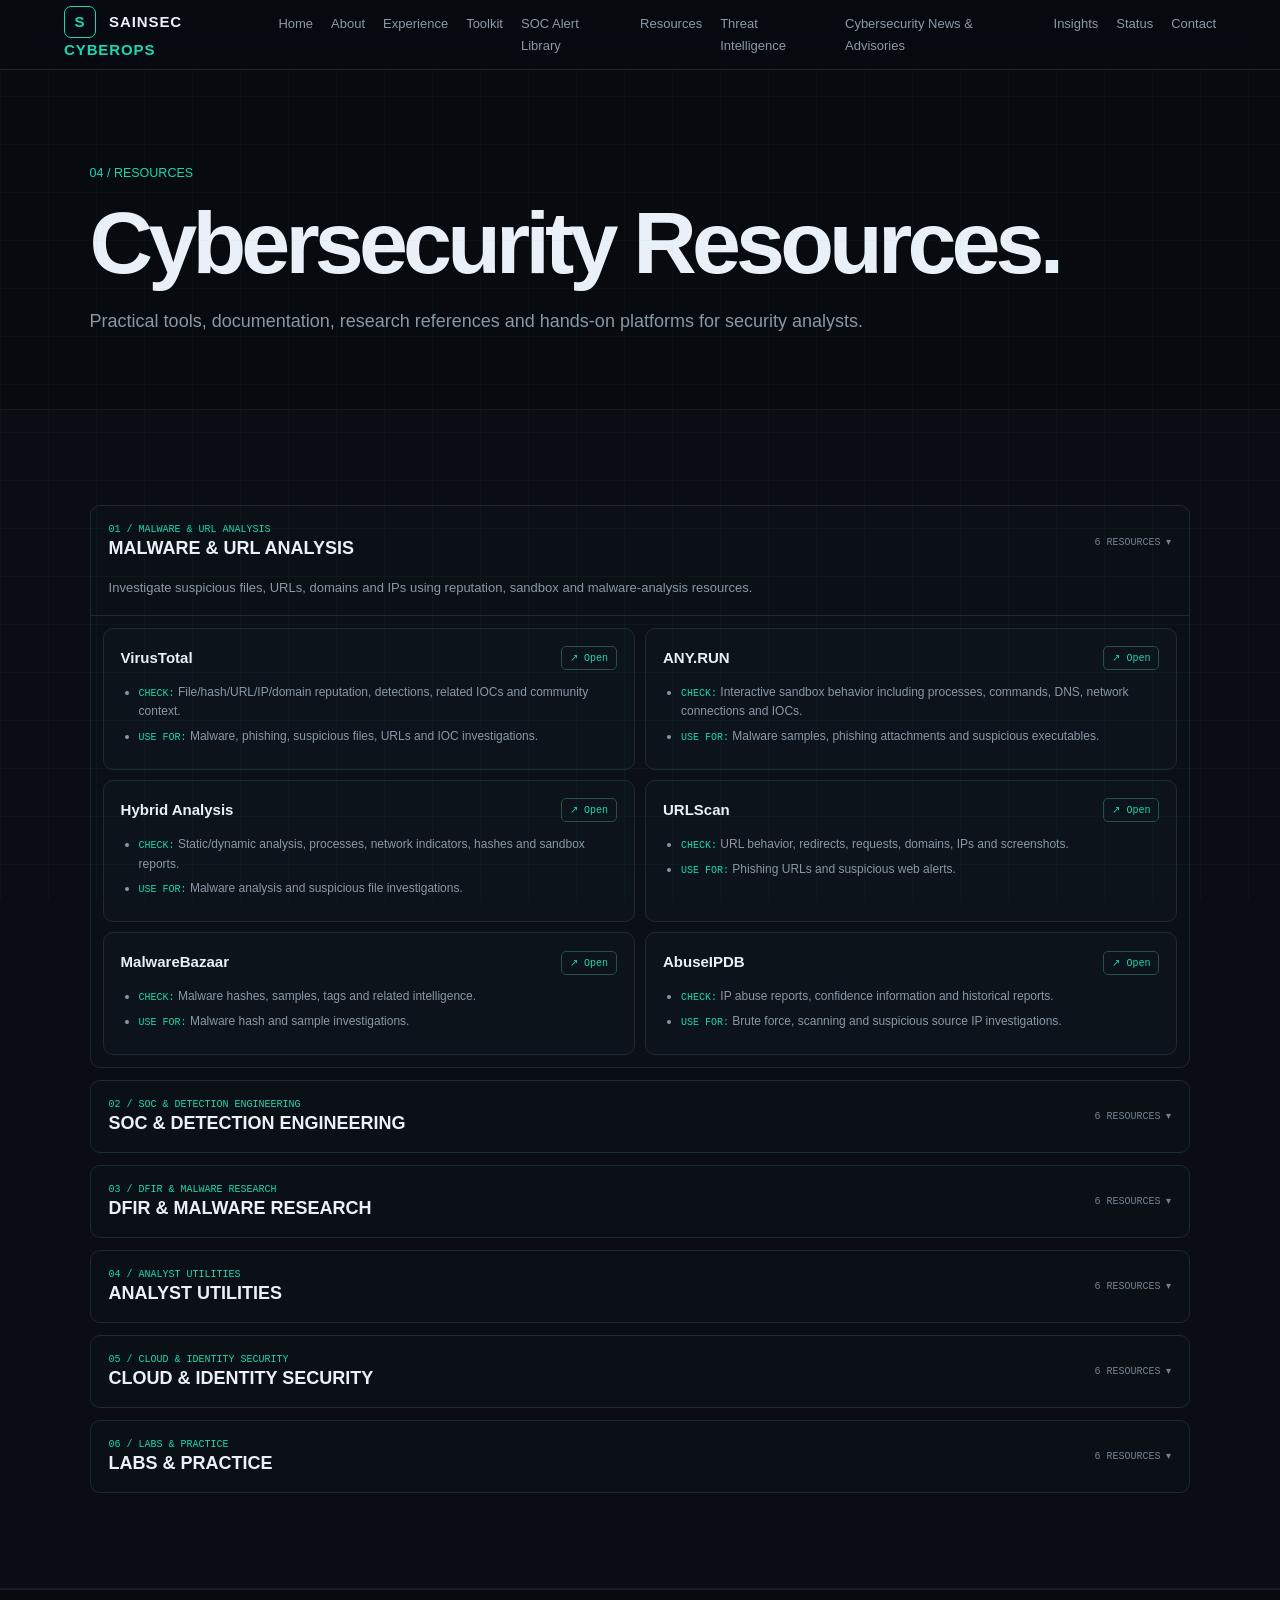
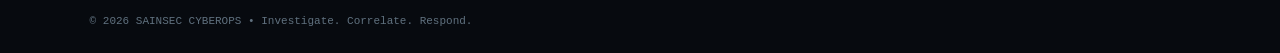
<file: resources.html>
<!doctype html><html lang="en"><head><meta charset="utf-8"><meta name="viewport" content="width=device-width,initial-scale=1"><title>Cybersecurity Resources | SAINSEC CYBEROPS</title><meta name="description" content="Practical cybersecurity resources for malware analysis, threat intelligence, CVEs, news, outages, SOC detection, DFIR and analyst utilities."><meta name="robots" content="index, follow"><link rel="canonical" href="https://sainseccyberops.in/resources/"><meta property="og:title" content="Cybersecurity Resources | SAINSEC CYBEROPS"><meta property="og:description" content="SAINSEC CYBEROPS — SOC alert investigation and cybersecurity reference."><meta property="og:type" content="website"><meta property="og:url" content="https://sainseccyberops.in/resources/"><meta name="twitter:card" content="summary"><meta name="twitter:title" content="Cybersecurity Resources | SAINSEC CYBEROPS"><meta name="twitter:description" content="SOC alert investigation and cybersecurity reference."><link rel="stylesheet" href="/style.css"></head><body><header><a class="brand" href="/"><b>S</b> SAINSEC <span>CYBEROPS</span></a><nav><a href="/">Home</a><a href="/about/">About</a><a href="/experience/">Experience</a><a href="/toolkit/">Toolkit</a><a href="/alerts.html">SOC Alert Library</a><a href="/resources/">Resources</a><a href="/threat-intelligence/">Threat Intelligence</a><a href="/news/">Cybersecurity News &amp; Advisories</a><a href="/insights/">Insights</a><a href="/status/">Status</a><a href="/contact/">Contact</a></nav><button id="menu">☰</button></header><main>
<section class="page-head"><small>04 / RESOURCES</small><h1>Cybersecurity Resources.</h1><p>Practical tools, documentation, research references and hands-on platforms for security analysts.</p></section>
<section class="dark"><div id="resourcesGrid" class="resources-page-grid"></div></section></main><footer>© 2026 SAINSEC CYBEROPS • Investigate. Correlate. Respond.</footer><script src="/app.js"></script></body></html>
</file>
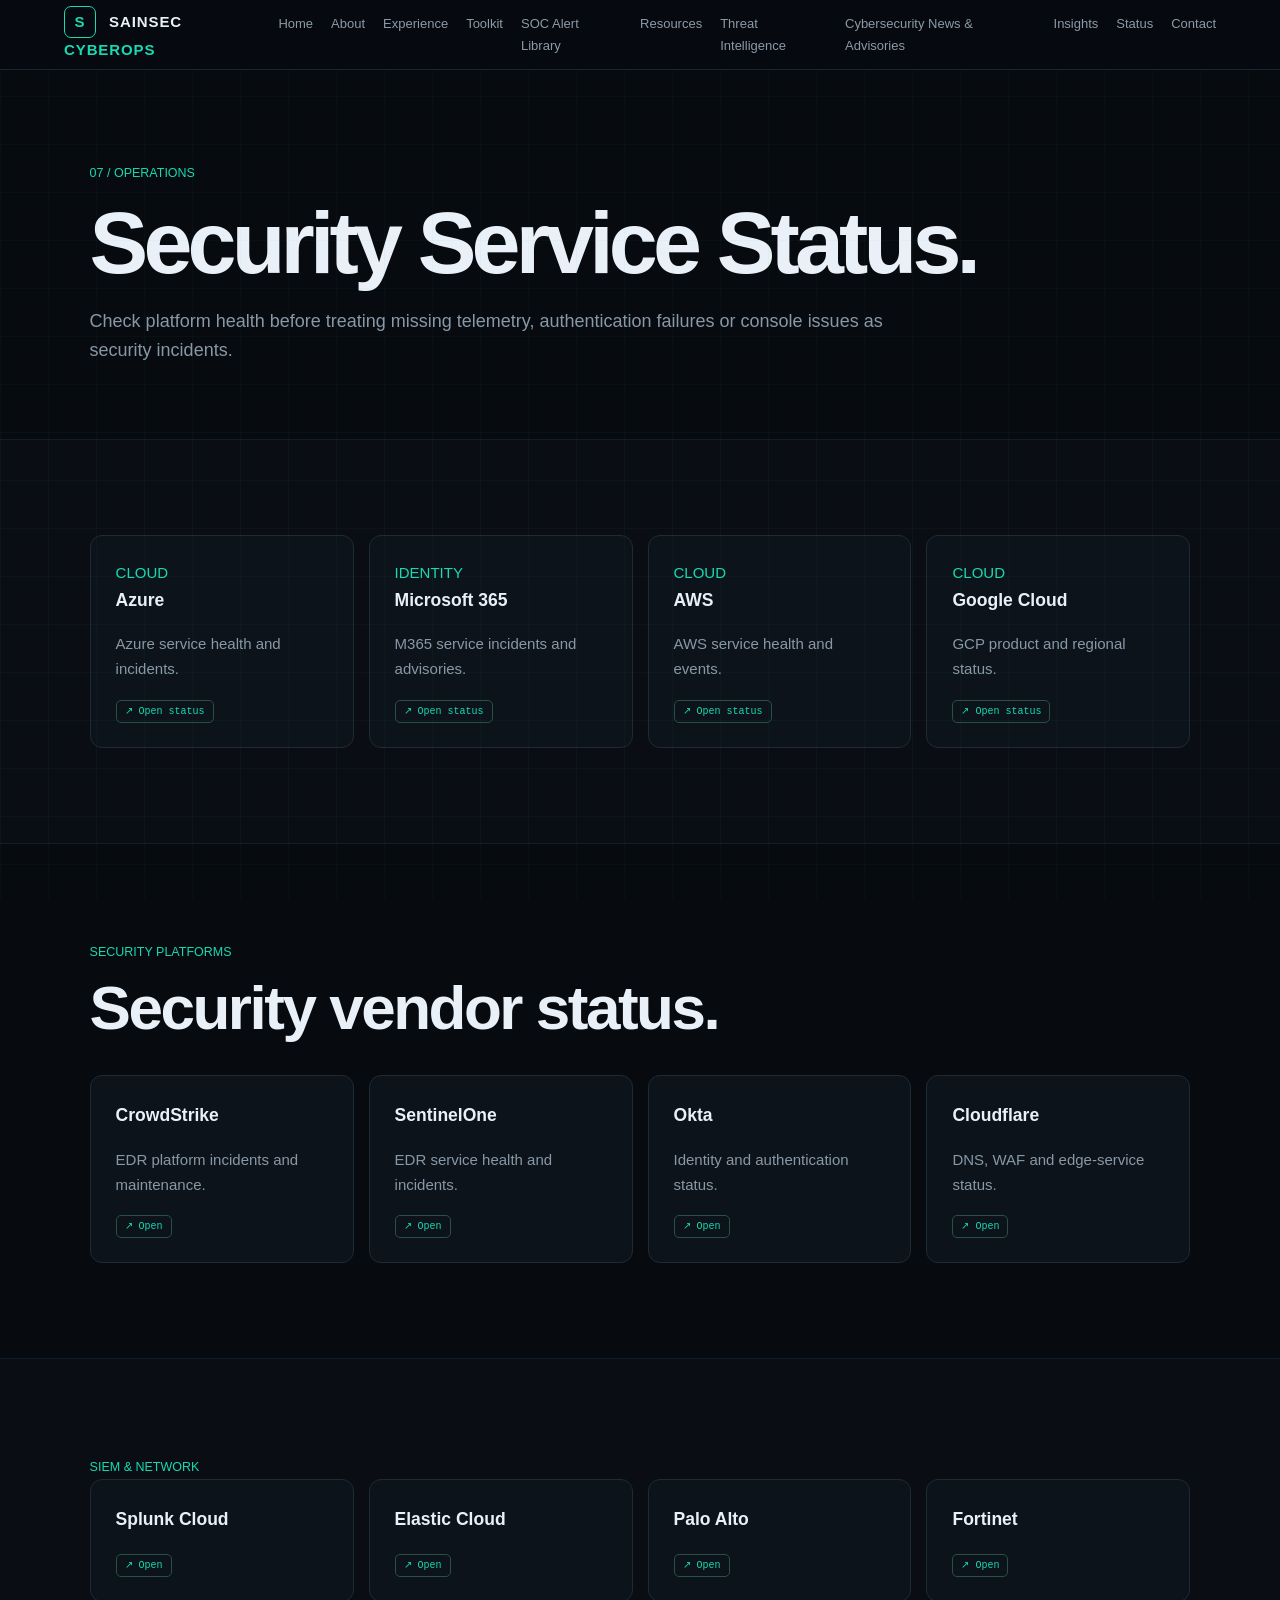
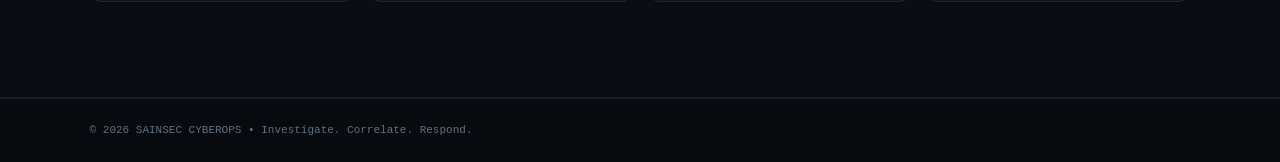
<file: status.html>
<!doctype html><html lang="en"><head><meta charset="utf-8"><meta name="viewport" content="width=device-width,initial-scale=1"><title>Security Service Status | SAINSEC CYBEROPS</title><meta name="description" content="Security and cloud service status references for SOC analysts investigating outages and telemetry disruptions."><link rel="canonical" href="https://sainseccyberops.in/status/"><link rel="stylesheet" href="/style.css"></head><body><header><a class="brand" href="/"><b>S</b> SAINSEC <span>CYBEROPS</span></a><nav><a href="/">Home</a><a href="/about/">About</a><a href="/experience/">Experience</a><a href="/toolkit/">Toolkit</a><a href="/alerts.html">SOC Alert Library</a><a href="/resources/">Resources</a><a href="/threat-intelligence/">Threat Intelligence</a><a href="/news/">Cybersecurity News &amp; Advisories</a><a href="/insights/">Insights</a><a href="/status/">Status</a><a href="/contact/">Contact</a></nav><button id="menu">☰</button></header><main>
<section class="page-head"><small>07 / OPERATIONS</small><h1>Security Service Status.</h1><p>Check platform health before treating missing telemetry, authentication failures or console issues as security incidents.</p></section>
<section class="dark"><div class="cards four"><article><span class="green">CLOUD</span><h3>Azure</h3><p>Azure service health and incidents.</p><a class="resource-link" href="https://azure.status.microsoft/en-us/status" target="_blank">↗ Open status</a></article><article><span class="green">IDENTITY</span><h3>Microsoft 365</h3><p>M365 service incidents and advisories.</p><a class="resource-link" href="https://status.cloud.microsoft/" target="_blank">↗ Open status</a></article><article><span class="green">CLOUD</span><h3>AWS</h3><p>AWS service health and events.</p><a class="resource-link" href="https://health.aws.amazon.com/" target="_blank">↗ Open status</a></article><article><span class="green">CLOUD</span><h3>Google Cloud</h3><p>GCP product and regional status.</p><a class="resource-link" href="https://status.cloud.google.com/" target="_blank">↗ Open status</a></article></div></section>
<section><small>SECURITY PLATFORMS</small><h2>Security vendor status.</h2><div class="cards four"><article><h3>CrowdStrike</h3><p>EDR platform incidents and maintenance.</p><a class="resource-link" href="https://status.crowdstrike.com/" target="_blank">↗ Open</a></article><article><h3>SentinelOne</h3><p>EDR service health and incidents.</p><a class="resource-link" href="https://status.sentinelone.com/" target="_blank">↗ Open</a></article><article><h3>Okta</h3><p>Identity and authentication status.</p><a class="resource-link" href="https://status.okta.com/" target="_blank">↗ Open</a></article><article><h3>Cloudflare</h3><p>DNS, WAF and edge-service status.</p><a class="resource-link" href="https://www.cloudflarestatus.com/" target="_blank">↗ Open</a></article></div></section>
<section class="dark"><small>SIEM &amp; NETWORK</small><div class="cards four"><article><h3>Splunk Cloud</h3><a class="resource-link" href="https://status.splunk.com/" target="_blank">↗ Open</a></article><article><h3>Elastic Cloud</h3><a class="resource-link" href="https://status.elastic.co/" target="_blank">↗ Open</a></article><article><h3>Palo Alto</h3><a class="resource-link" href="https://status.paloaltonetworks.com/" target="_blank">↗ Open</a></article><article><h3>Fortinet</h3><a class="resource-link" href="https://status.fortinet.com/" target="_blank">↗ Open</a></article></div></section>
</main><footer>© 2026 SAINSEC CYBEROPS • Investigate. Correlate. Respond.</footer><script src="/app.js"></script></body></html>
</file>
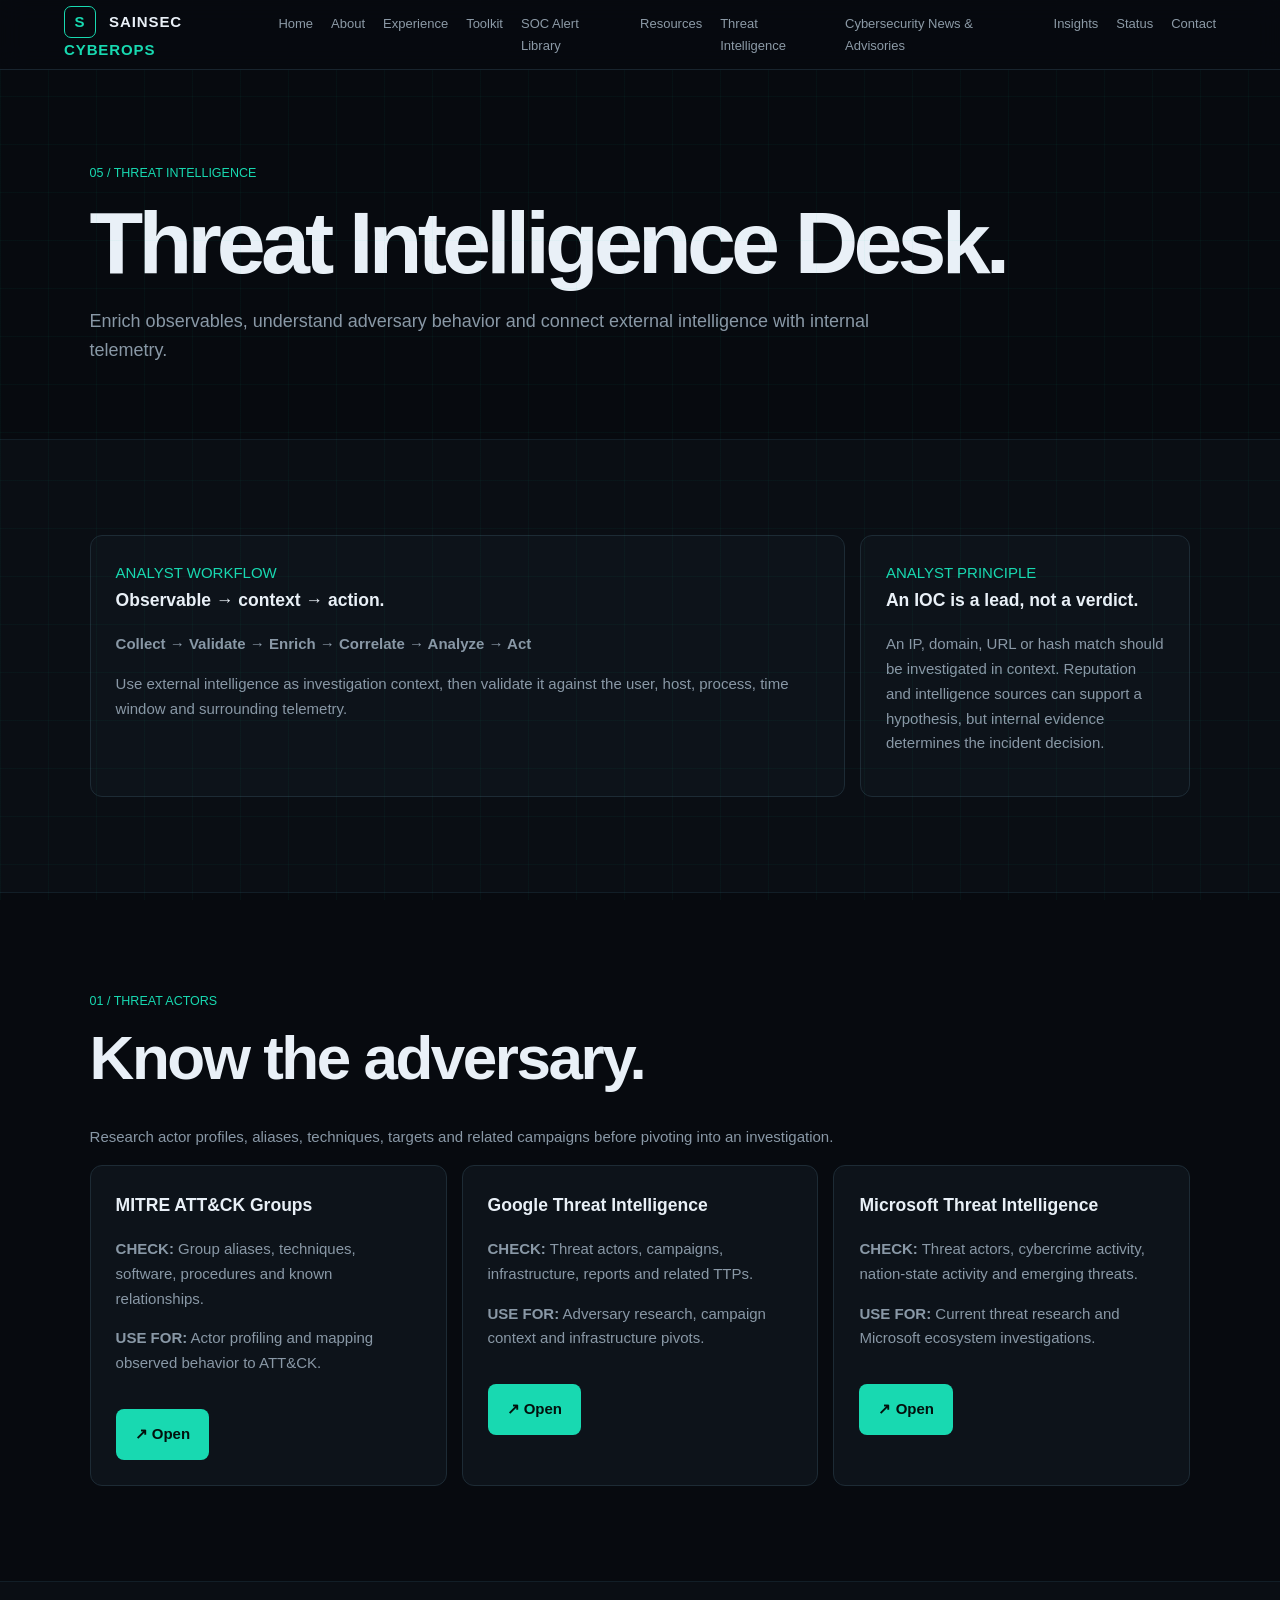
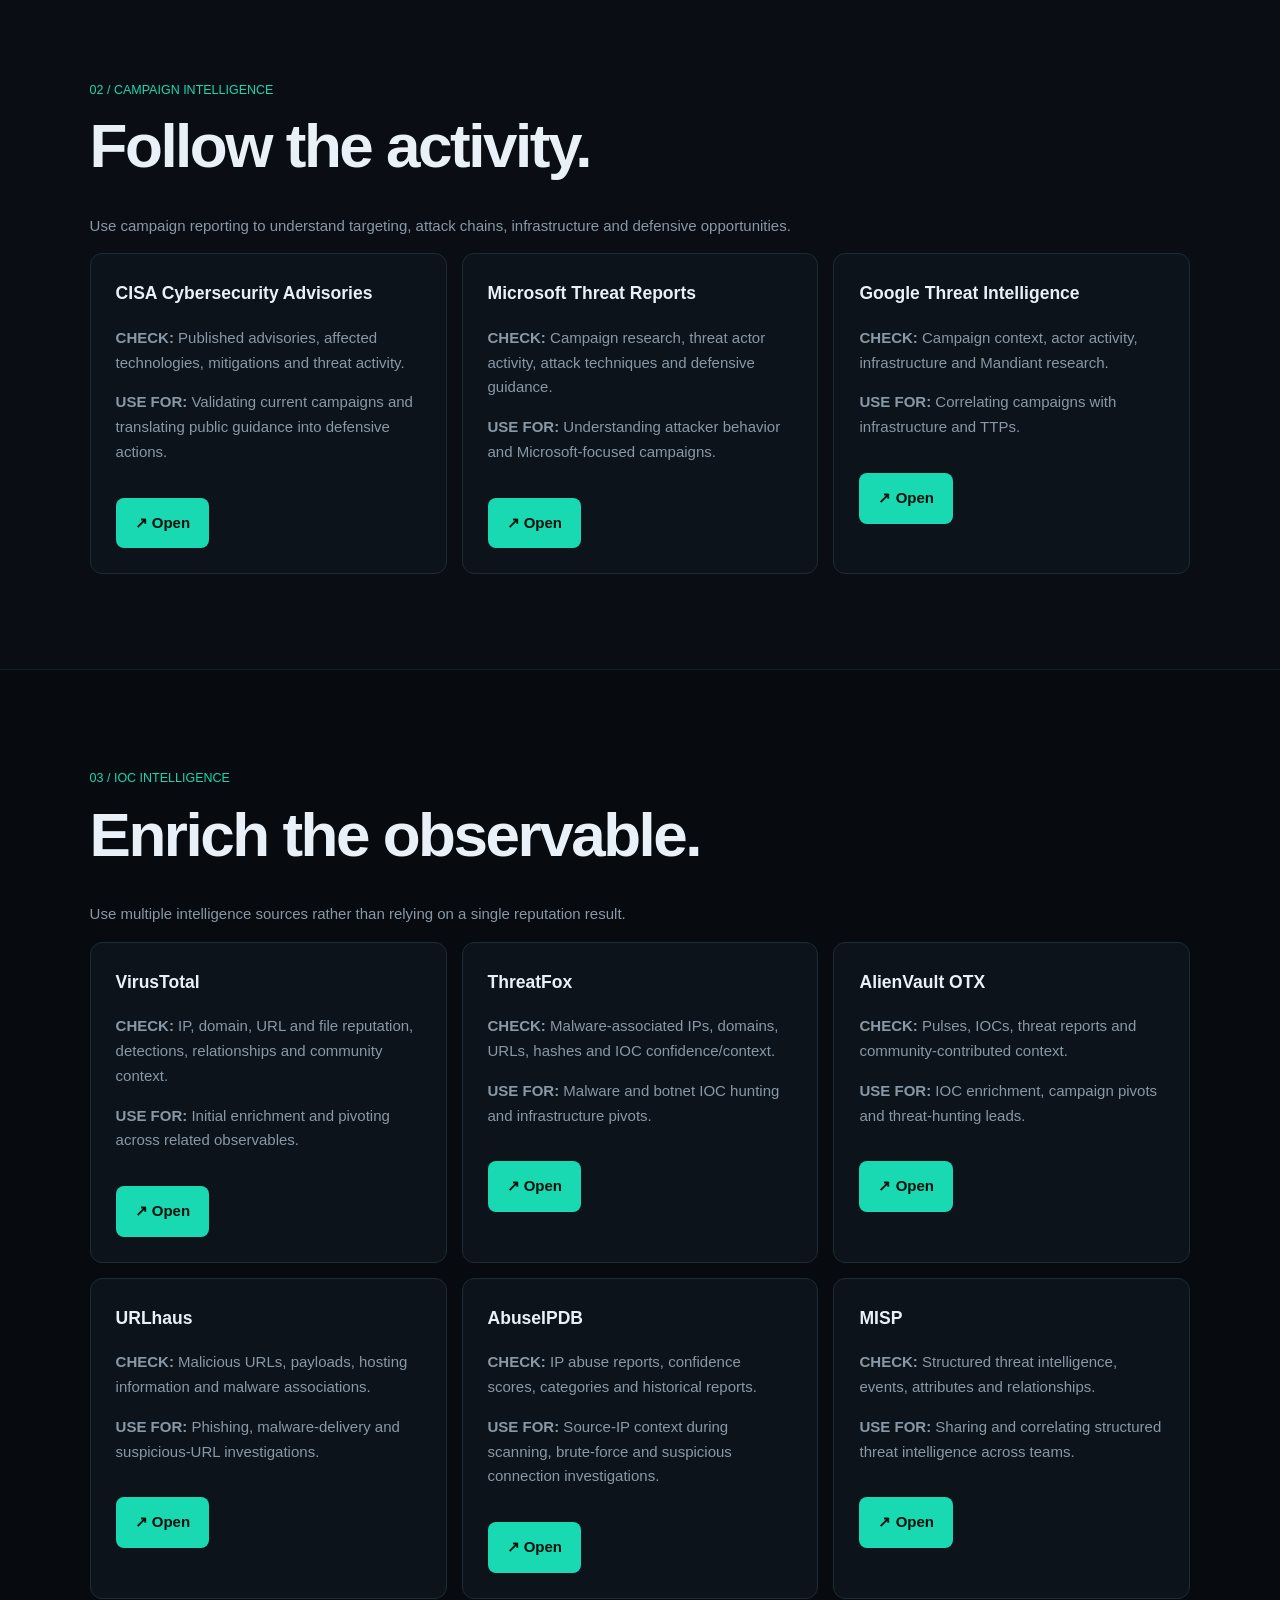
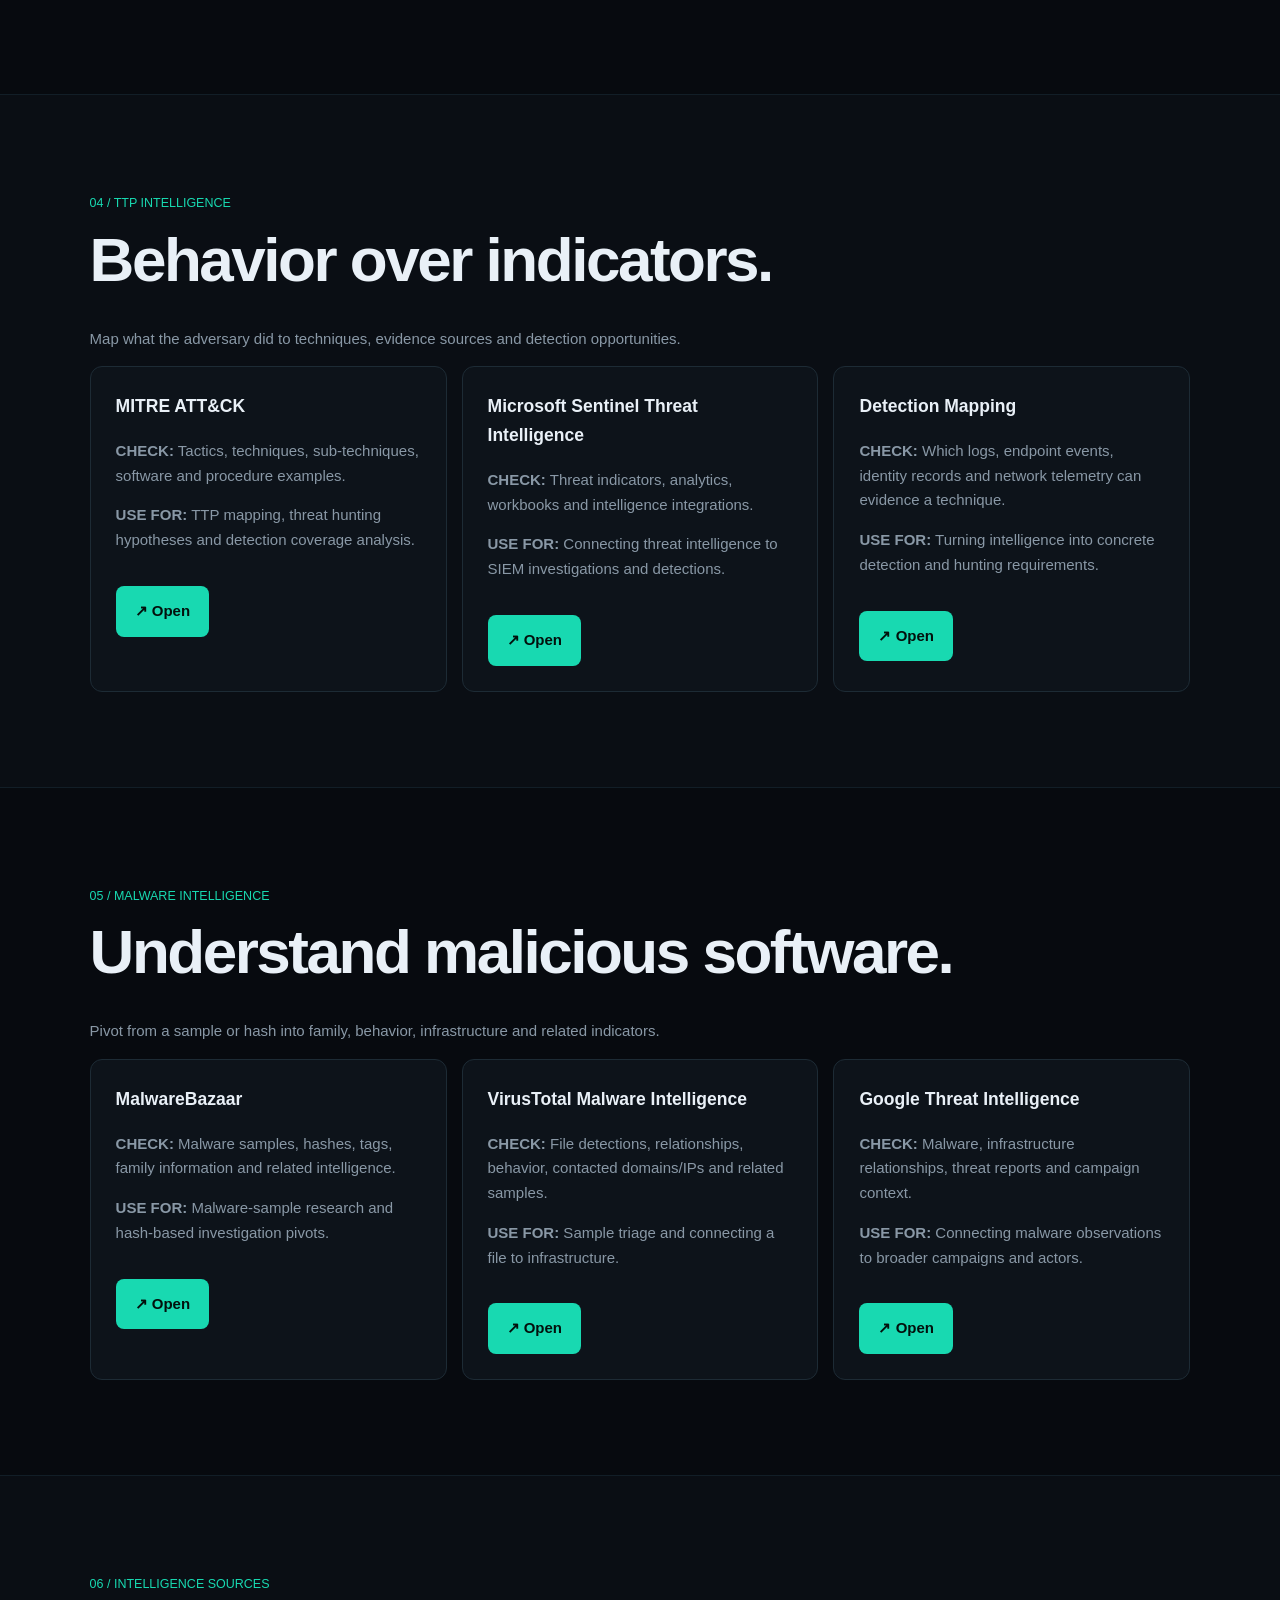
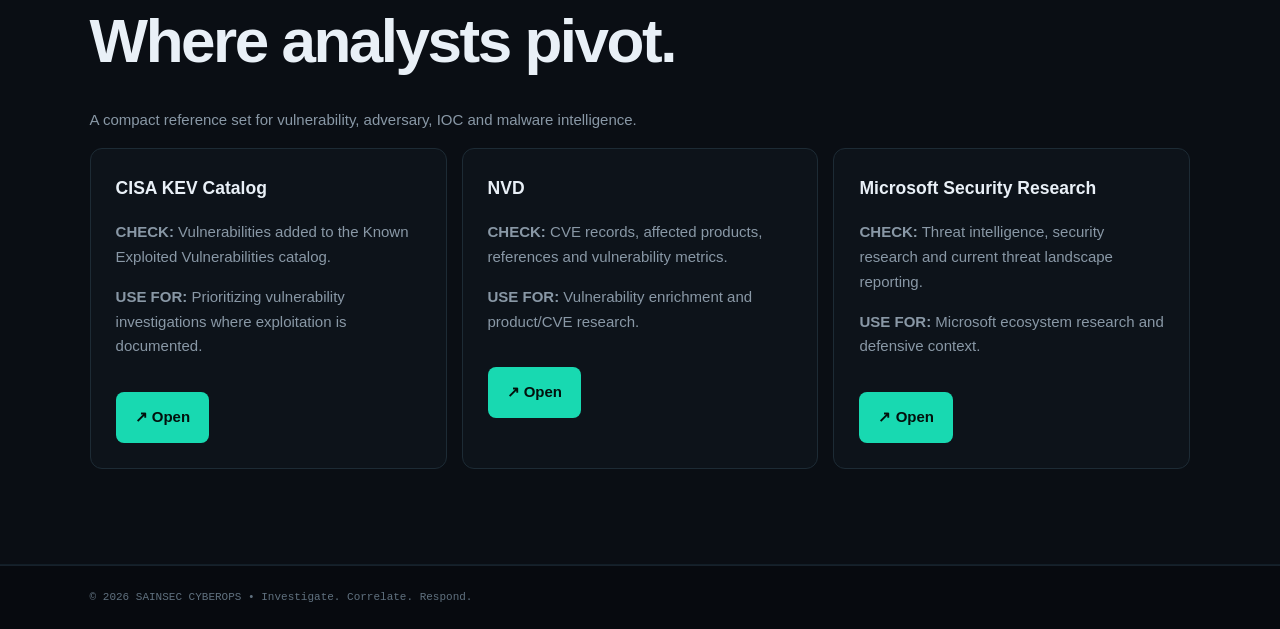
<file: threat-intelligence.html>
<!doctype html><html lang="en"><head><meta charset="utf-8"><meta name="viewport" content="width=device-width,initial-scale=1"><title>Threat Intelligence | SAINSEC CYBEROPS</title><meta name="description" content="Threat intelligence resources for threat actors, campaigns, IOC enrichment, TTPs, malware intelligence and analyst investigations."><meta name="robots" content="index, follow"><link rel="canonical" href="https://sainseccyberops.in/threat-intelligence/"><meta property="og:title" content="Threat Intelligence | SAINSEC CYBEROPS"><meta property="og:description" content="Threat intelligence resources for threat actors, campaigns, IOCs, TTPs and malware intelligence."><meta property="og:type" content="website"><meta property="og:url" content="https://sainseccyberops.in/threat-intelligence/"><link rel="stylesheet" href="/style.css"></head><body><header><a class="brand" href="/"><b>S</b> SAINSEC <span>CYBEROPS</span></a><nav><a href="/">Home</a><a href="/about/">About</a><a href="/experience/">Experience</a><a href="/toolkit/">Toolkit</a><a href="/alerts.html">SOC Alert Library</a><a href="/resources/">Resources</a><a href="/threat-intelligence/">Threat Intelligence</a><a href="/news/">Cybersecurity News &amp; Advisories</a><a href="/insights/">Insights</a><a href="/status/">Status</a><a href="/contact/">Contact</a></nav><button id="menu">☰</button></header><main>
<section class="page-head"><small>05 / THREAT INTELLIGENCE</small><h1>Threat Intelligence Desk.</h1><p>Enrich observables, understand adversary behavior and connect external intelligence with internal telemetry.</p></section>
<section class="dark"><div class="cards two"><article><span class="green">ANALYST WORKFLOW</span><h3>Observable → context → action.</h3><p><b>Collect → Validate → Enrich → Correlate → Analyze → Act</b></p><p>Use external intelligence as investigation context, then validate it against the user, host, process, time window and surrounding telemetry.</p></article><article><span class="green">ANALYST PRINCIPLE</span><h3>An IOC is a lead, not a verdict.</h3><p>An IP, domain, URL or hash match should be investigated in context. Reputation and intelligence sources can support a hypothesis, but internal evidence determines the incident decision.</p></article></div></section>
<section><small>01 / THREAT ACTORS</small><h2>Know the adversary.</h2><p class="section-intro">Research actor profiles, aliases, techniques, targets and related campaigns before pivoting into an investigation.</p><div class="cards three">
<article><h3>MITRE ATT&amp;CK Groups</h3><p><b>CHECK:</b> Group aliases, techniques, software, procedures and known relationships.</p><p><b>USE FOR:</b> Actor profiling and mapping observed behavior to ATT&amp;CK.</p><a class="btn" href="https://attack.mitre.org/groups/" target="_blank" rel="noopener">↗ Open</a></article>
<article><h3>Google Threat Intelligence</h3><p><b>CHECK:</b> Threat actors, campaigns, infrastructure, reports and related TTPs.</p><p><b>USE FOR:</b> Adversary research, campaign context and infrastructure pivots.</p><a class="btn" href="https://cloud.google.com/security/products/threat-intelligence" target="_blank" rel="noopener">↗ Open</a></article>
<article><h3>Microsoft Threat Intelligence</h3><p><b>CHECK:</b> Threat actors, cybercrime activity, nation-state activity and emerging threats.</p><p><b>USE FOR:</b> Current threat research and Microsoft ecosystem investigations.</p><a class="btn" href="https://www.microsoft.com/en-us/security/security-insider/threat-landscape" target="_blank" rel="noopener">↗ Open</a></article>
</div></section>
<section class="dark"><small>02 / CAMPAIGN INTELLIGENCE</small><h2>Follow the activity.</h2><p class="section-intro">Use campaign reporting to understand targeting, attack chains, infrastructure and defensive opportunities.</p><div class="cards three">
<article><h3>CISA Cybersecurity Advisories</h3><p><b>CHECK:</b> Published advisories, affected technologies, mitigations and threat activity.</p><p><b>USE FOR:</b> Validating current campaigns and translating public guidance into defensive actions.</p><a class="btn" href="https://www.cisa.gov/news-events/cybersecurity-advisories" target="_blank" rel="noopener">↗ Open</a></article>
<article><h3>Microsoft Threat Reports</h3><p><b>CHECK:</b> Campaign research, threat actor activity, attack techniques and defensive guidance.</p><p><b>USE FOR:</b> Understanding attacker behavior and Microsoft-focused campaigns.</p><a class="btn" href="https://www.microsoft.com/en-us/security/security-insider/threat-landscape" target="_blank" rel="noopener">↗ Open</a></article>
<article><h3>Google Threat Intelligence</h3><p><b>CHECK:</b> Campaign context, actor activity, infrastructure and Mandiant research.</p><p><b>USE FOR:</b> Correlating campaigns with infrastructure and TTPs.</p><a class="btn" href="https://cloud.google.com/security/products/threat-intelligence" target="_blank" rel="noopener">↗ Open</a></article>
</div></section>
<section><small>03 / IOC INTELLIGENCE</small><h2>Enrich the observable.</h2><p class="section-intro">Use multiple intelligence sources rather than relying on a single reputation result.</p><div class="cards three">
<article><h3>VirusTotal</h3><p><b>CHECK:</b> IP, domain, URL and file reputation, detections, relationships and community context.</p><p><b>USE FOR:</b> Initial enrichment and pivoting across related observables.</p><a class="btn" href="https://www.virustotal.com/gui/home/upload" target="_blank" rel="noopener">↗ Open</a></article>
<article><h3>ThreatFox</h3><p><b>CHECK:</b> Malware-associated IPs, domains, URLs, hashes and IOC confidence/context.</p><p><b>USE FOR:</b> Malware and botnet IOC hunting and infrastructure pivots.</p><a class="btn" href="https://threatfox.abuse.ch/" target="_blank" rel="noopener">↗ Open</a></article>
<article><h3>AlienVault OTX</h3><p><b>CHECK:</b> Pulses, IOCs, threat reports and community-contributed context.</p><p><b>USE FOR:</b> IOC enrichment, campaign pivots and threat-hunting leads.</p><a class="btn" href="https://otx.alienvault.com/" target="_blank" rel="noopener">↗ Open</a></article>
<article><h3>URLhaus</h3><p><b>CHECK:</b> Malicious URLs, payloads, hosting information and malware associations.</p><p><b>USE FOR:</b> Phishing, malware-delivery and suspicious-URL investigations.</p><a class="btn" href="https://urlhaus.abuse.ch/" target="_blank" rel="noopener">↗ Open</a></article>
<article><h3>AbuseIPDB</h3><p><b>CHECK:</b> IP abuse reports, confidence scores, categories and historical reports.</p><p><b>USE FOR:</b> Source-IP context during scanning, brute-force and suspicious connection investigations.</p><a class="btn" href="https://www.abuseipdb.com/" target="_blank" rel="noopener">↗ Open</a></article>
<article><h3>MISP</h3><p><b>CHECK:</b> Structured threat intelligence, events, attributes and relationships.</p><p><b>USE FOR:</b> Sharing and correlating structured threat intelligence across teams.</p><a class="btn" href="https://www.misp-project.org/" target="_blank" rel="noopener">↗ Open</a></article>
</div></section>
<section class="dark"><small>04 / TTP INTELLIGENCE</small><h2>Behavior over indicators.</h2><p class="section-intro">Map what the adversary did to techniques, evidence sources and detection opportunities.</p><div class="cards three">
<article><h3>MITRE ATT&amp;CK</h3><p><b>CHECK:</b> Tactics, techniques, sub-techniques, software and procedure examples.</p><p><b>USE FOR:</b> TTP mapping, threat hunting hypotheses and detection coverage analysis.</p><a class="btn" href="https://attack.mitre.org/" target="_blank" rel="noopener">↗ Open</a></article>
<article><h3>Microsoft Sentinel Threat Intelligence</h3><p><b>CHECK:</b> Threat indicators, analytics, workbooks and intelligence integrations.</p><p><b>USE FOR:</b> Connecting threat intelligence to SIEM investigations and detections.</p><a class="btn" href="https://learn.microsoft.com/en-us/azure/sentinel/understand-threat-intelligence" target="_blank" rel="noopener">↗ Open</a></article>
<article><h3>Detection Mapping</h3><p><b>CHECK:</b> Which logs, endpoint events, identity records and network telemetry can evidence a technique.</p><p><b>USE FOR:</b> Turning intelligence into concrete detection and hunting requirements.</p><a class="btn" href="https://attack.mitre.org/techniques/enterprise/" target="_blank" rel="noopener">↗ Open</a></article>
</div></section>
<section><small>05 / MALWARE INTELLIGENCE</small><h2>Understand malicious software.</h2><p class="section-intro">Pivot from a sample or hash into family, behavior, infrastructure and related indicators.</p><div class="cards three">
<article><h3>MalwareBazaar</h3><p><b>CHECK:</b> Malware samples, hashes, tags, family information and related intelligence.</p><p><b>USE FOR:</b> Malware-sample research and hash-based investigation pivots.</p><a class="btn" href="https://bazaar.abuse.ch/" target="_blank" rel="noopener">↗ Open</a></article>
<article><h3>VirusTotal Malware Intelligence</h3><p><b>CHECK:</b> File detections, relationships, behavior, contacted domains/IPs and related samples.</p><p><b>USE FOR:</b> Sample triage and connecting a file to infrastructure.</p><a class="btn" href="https://www.virustotal.com/gui/home/upload" target="_blank" rel="noopener">↗ Open</a></article>
<article><h3>Google Threat Intelligence</h3><p><b>CHECK:</b> Malware, infrastructure relationships, threat reports and campaign context.</p><p><b>USE FOR:</b> Connecting malware observations to broader campaigns and actors.</p><a class="btn" href="https://cloud.google.com/security/products/threat-intelligence" target="_blank" rel="noopener">↗ Open</a></article>
</div></section>
<section class="dark"><small>06 / INTELLIGENCE SOURCES</small><h2>Where analysts pivot.</h2><p class="section-intro">A compact reference set for vulnerability, adversary, IOC and malware intelligence.</p><div class="cards three">
<article><h3>CISA KEV Catalog</h3><p><b>CHECK:</b> Vulnerabilities added to the Known Exploited Vulnerabilities catalog.</p><p><b>USE FOR:</b> Prioritizing vulnerability investigations where exploitation is documented.</p><a class="btn" href="https://www.cisa.gov/known-exploited-vulnerabilities-catalog" target="_blank" rel="noopener">↗ Open</a></article>
<article><h3>NVD</h3><p><b>CHECK:</b> CVE records, affected products, references and vulnerability metrics.</p><p><b>USE FOR:</b> Vulnerability enrichment and product/CVE research.</p><a class="btn" href="https://nvd.nist.gov/" target="_blank" rel="noopener">↗ Open</a></article>
<article><h3>Microsoft Security Research</h3><p><b>CHECK:</b> Threat intelligence, security research and current threat landscape reporting.</p><p><b>USE FOR:</b> Microsoft ecosystem research and defensive context.</p><a class="btn" href="https://www.microsoft.com/en-us/security/security-insider" target="_blank" rel="noopener">↗ Open</a></article>
</div></section>
</main><footer>© 2026 SAINSEC CYBEROPS • Investigate. Correlate. Respond.</footer><script src="/app.js"></script></body></html>
</file>
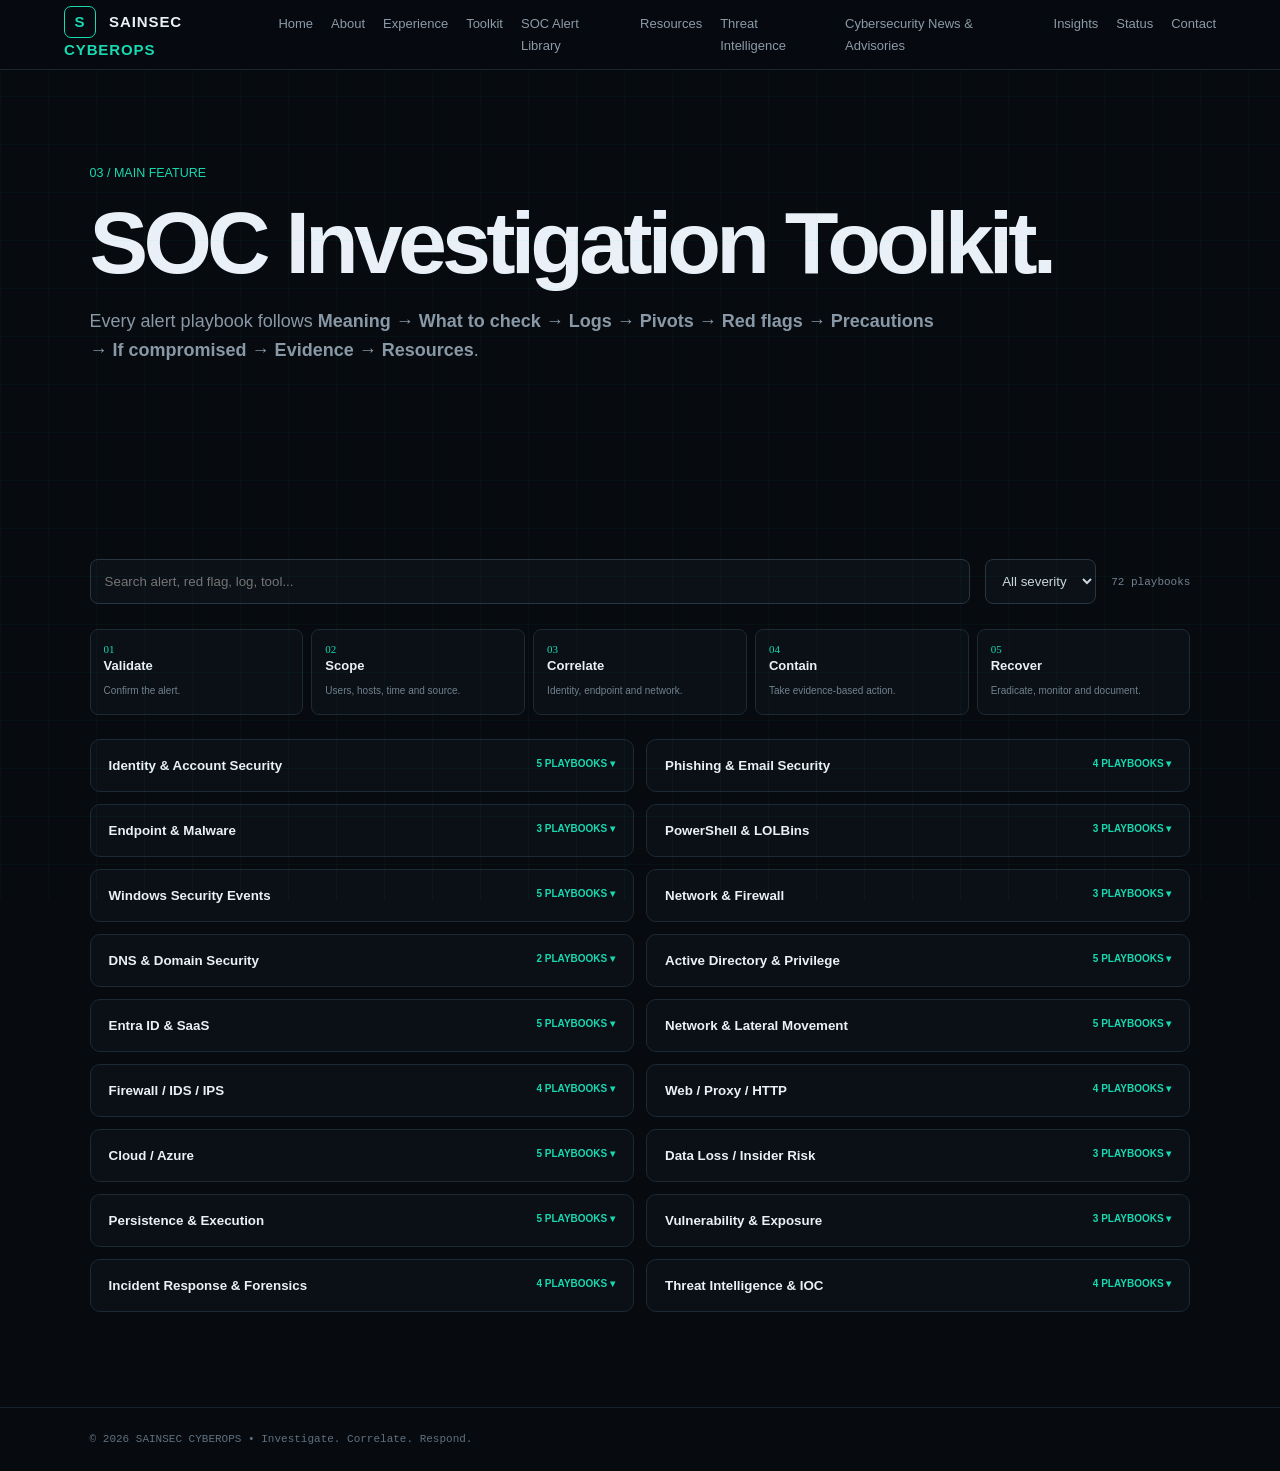
<file: toolkit.html>
<!doctype html><html lang="en"><head><meta charset="utf-8"><meta name="viewport" content="width=device-width,initial-scale=1"><title>SOC Investigation Toolkit | SAINSEC CYBEROPS</title><meta name="description" content="Alert-first SOC investigation playbooks with telemetry, pivots, red flags, response, evidence and KQL."><meta name="robots" content="index, follow"><link rel="canonical" href="https://sainseccyberops.in/toolkit/"><meta property="og:title" content="SOC Investigation Toolkit | SAINSEC CYBEROPS"><meta property="og:description" content="SAINSEC CYBEROPS — SOC alert investigation and cybersecurity reference."><meta property="og:type" content="website"><meta property="og:url" content="https://sainseccyberops.in/toolkit/"><meta name="twitter:card" content="summary"><meta name="twitter:title" content="SOC Investigation Toolkit | SAINSEC CYBEROPS"><meta name="twitter:description" content="SOC alert investigation and cybersecurity reference."><link rel="stylesheet" href="/style.css"></head><body><header><a class="brand" href="/"><b>S</b> SAINSEC <span>CYBEROPS</span></a><nav><a href="/">Home</a><a href="/about/">About</a><a href="/experience/">Experience</a><a href="/toolkit/">Toolkit</a><a href="/alerts.html">SOC Alert Library</a><a href="/resources/">Resources</a><a href="/threat-intelligence/">Threat Intelligence</a><a href="/news/">Cybersecurity News &amp; Advisories</a><a href="/insights/">Insights</a><a href="/status/">Status</a><a href="/contact/">Contact</a></nav><button id="menu">☰</button></header><main>
<section class="page-head"><small>03 / MAIN FEATURE</small><h1>SOC Investigation Toolkit.</h1><p>Every alert playbook follows <b>Meaning → What to check → Logs → Pivots → Red flags → Precautions → If compromised → Evidence → Resources</b>.</p></section>
<section><div class="toolbar"><input id="search" placeholder="Search alert, red flag, log, tool..."><span id="count"></span></div><div class="methodology"><div><b>01</b><span>Validate</span><small>Confirm the alert.</small></div><div><b>02</b><span>Scope</span><small>Users, hosts, time and source.</small></div><div><b>03</b><span>Correlate</span><small>Identity, endpoint and network.</small></div><div><b>04</b><span>Contain</span><small>Take evidence-based action.</small></div><div><b>05</b><span>Recover</span><small>Eradicate, monitor and document.</small></div></div><div id="toolkitGrid"></div></section></main><footer>© 2026 SAINSEC CYBEROPS • Investigate. Correlate. Respond.</footer><script src="/app.js"></script></body></html>
</file>
<file: style.css>
*{box-sizing:border-box}html{scroll-behavior:smooth}body{margin:0;background:#070a0f;color:#e9f0f7;font:15px/1.65 Inter,Arial,sans-serif}body:before{content:"";position:fixed;inset:0;pointer-events:none;background:linear-gradient(#12d9b10a 1px,transparent 1px),linear-gradient(90deg,#12d9b10a 1px,transparent 1px);background-size:48px 48px}a{color:inherit;text-decoration:none}header{position:sticky;top:0;z-index:5;height:70px;display:flex;align-items:center;justify-content:space-between;padding:0 5vw;background:#070a0fee;backdrop-filter:blur(12px);border-bottom:1px solid #18242e}.brand{font-weight:800;letter-spacing:.06em}.brand b{display:inline-grid;place-items:center;width:32px;height:32px;border:1px solid #18d9b1;color:#18d9b1;border-radius:7px;margin-right:8px}.brand span,small,.green{color:#18d9b1}nav{display:flex;gap:18px;color:#8c9aa7;font-size:13px}nav a:hover{color:#18d9b1}#menu{display:none;background:none;border:0;color:#18d9b1;font-size:24px}.hero,section{max-width:1450px;margin:auto;padding:95px 7vw}.hero{min-height:calc(100vh - 70px);display:grid;grid-template-columns:1.05fr .95fr;align-items:center;gap:7vw}.hero h1{font-size:clamp(55px,8vw,100px);line-height:.95;letter-spacing:-.06em;margin:18px 0}.hero em{color:#18d9b1;font-style:normal}.hero p{max-width:680px;color:#95a3b0;font-size:18px}.btn{display:inline-block;margin-top:18px;background:#18d9b1;color:#03110d;padding:13px 19px;border-radius:8px;font-weight:800}.terminal,article{background:#0d131a;border:1px solid #1d2b35;border-radius:12px}.terminal{padding:18px;box-shadow:0 25px 70px #0007}.terminal pre{white-space:pre-wrap;font:13px/2 "JetBrains Mono",monospace;color:#a9b8c3;padding:18px 5px}.terminal div{color:#657684;font-size:12px}.dark{max-width:none;background:#0a0e14;border-top:1px solid #121e27;border-bottom:1px solid #121e27}h2{font-size:clamp(38px,5vw,62px);line-height:1.05;letter-spacing:-.04em;margin:12px 0 35px}h3{margin-top:0}.cards{display:grid;gap:15px}.cards.two{grid-template-columns:1.6fr .7fr}.cards.three{grid-template-columns:repeat(3,1fr)}.cards.four{grid-template-columns:repeat(4,1fr)}article{padding:25px}.muted,p{color:#8998a6}.chips{display:flex;flex-wrap:wrap;gap:8px}.chips span{border:1px solid #29403e;border-radius:6px;padding:5px 9px;font:11px monospace;color:#9bbeb6}.big{font-size:75px;color:#18d9b1}.timeline{border-left:1px solid #273640}.timeline article{border:0;background:none;border-radius:0;display:grid;grid-template-columns:190px 1fr;padding:5px 0 35px 30px}.timeline article>b{color:#18d9b1;font:12px monospace}.toolbar{display:flex;gap:15px;margin:25px 0}.toolbar input{flex:1;background:#0b1117;border:1px solid #263640;color:#fff;padding:14px;border-radius:8px;outline:0}.toolbar input:focus{border-color:#18d9b1}.toolbar span{font:11px monospace;color:#738391;align-self:center}#toolkitGrid{display:grid;grid-template-columns:repeat(2,1fr);gap:12px}.category{border:1px solid #1b2a34;border-radius:10px;background:#0b1016;overflow:hidden}.cat-head,.alert button{width:100%;background:none;border:0;color:#e9f0f7;text-align:left;cursor:pointer}.cat-head{padding:18px;display:flex;justify-content:space-between;font-weight:700}.cat-head small{font-size:10px}.alerts{display:none;border-top:1px solid #1b2a34}.category.open .alerts{display:block}.alert{border:0;border-radius:0;border-bottom:1px solid #18252e}.alert button{padding:14px 18px;color:#b9c6d0;display:flex;justify-content:space-between}.alert button:hover{color:#18d9b1}.detail{display:none;padding:0 18px 20px}.alert.active .detail{display:block}.row{margin:11px 0}.row b{display:block;color:#18d9b1;font:10px monospace;text-transform:uppercase;margin-bottom:3px}.flag{color:#ff8a8a}.action{color:#9fe6bb}.links{display:flex;flex-wrap:wrap;gap:6px}.links a{font:10px monospace;color:#bcece0;border:1px solid #285046;padding:4px 7px;border-radius:5px}.contact{display:flex;justify-content:space-between;gap:30px}footer{padding:25px 7vw;color:#60717f;font:11px monospace;border-top:1px solid #17212b}@media(max-width:900px){nav{display:none}#menu{display:block}header:has(+main){}body.mobile nav{display:flex;position:absolute;top:70px;left:0;right:0;background:#070a0f;flex-direction:column;padding:20px 7vw}.hero,.cards.two{grid-template-columns:1fr}#toolkitGrid{grid-template-columns:1fr}.cards.three,.cards.four{grid-template-columns:1fr 1fr}.contact{display:block}.timeline article{grid-template-columns:1fr;gap:3px}}@media(max-width:600px){.hero,section{padding:70px 5vw}.cards.three,.cards.four{grid-template-columns:1fr}.hero h1{font-size:55px}}
.stack-grid{display:grid;grid-template-columns:repeat(4,1fr);gap:13px}.stack-grid>div{padding:21px;background:#0d131a;border:1px solid #1d2b35;border-radius:10px}.stack-grid b{color:#18d9b1;font-size:14px}.stack-grid p{font-size:12px;margin-bottom:0}.query{display:block;background:#080d12;border:1px solid #1e343b;border-radius:6px;padding:10px;color:#b7d9d0;font:11px/1.6 "JetBrains Mono",monospace;white-space:pre-wrap}@media(max-width:1100px){.stack-grid{grid-template-columns:repeat(2,1fr)}}@media(max-width:600px){.stack-grid{grid-template-columns:1fr}}

.methodology{display:grid;grid-template-columns:repeat(5,1fr);gap:8px;margin:0 0 24px}
.methodology>div{background:#0a1016;border:1px solid #1b2a34;border-radius:8px;padding:13px}
.methodology b{display:block;color:#18d9b1;font:11px "JetBrains Mono"}
.methodology span{display:block;font-weight:700;font-size:13px}
.methodology small{color:#71818e;font-size:10px}
#severity{background:#0b1117;border:1px solid #263640;color:#cbd6de;padding:13px 12px;border-radius:8px;outline:0}
.copyrow{display:flex;justify-content:flex-end;margin-top:7px}
.copy-kql{background:#12201f;border:1px solid #285046;color:#bcece0;padding:5px 8px;border-radius:5px;font:10px "JetBrains Mono";cursor:pointer}
.copy-kql:hover{border-color:#18d9b1;color:#18d9b1}
.query-note{display:block;color:#637482;margin-top:7px}
@media(max-width:900px){.methodology{grid-template-columns:1fr 1fr}.toolbar{flex-wrap:wrap}.toolbar input{min-width:100%}}
@media(max-width:600px){.methodology{grid-template-columns:1fr}.toolbar{display:block}.toolbar>*{width:100%;margin:0 0 8px}}
/* ===== RESOURCE REFERENCE CARDS ===== */
#resourcesGrid{display:grid;gap:12px}.resource-category{border:1px solid #1b2a34;border-radius:10px;background:#0b1016;overflow:hidden}.resource-cat-head{width:100%;background:none;border:0;color:#e9f0f7;text-align:left;cursor:pointer;padding:18px;display:flex;justify-content:space-between;align-items:center;gap:20px}.resource-cat-head:hover{background:#0e151c}.resource-cat-head span:first-child{display:flex;flex-direction:column;gap:3px}.resource-cat-head small{font:10px "JetBrains Mono",monospace;color:#18d9b1}.resource-cat-head strong{font-size:18px}.resource-count{font:10px "JetBrains Mono",monospace;color:#738391;white-space:nowrap}.resource-desc{display:none;padding:0 18px 16px;color:#8998a6;font-size:13px;border-bottom:1px solid #1b2a34}.resource-items{display:none;padding:12px;gap:10px}.resource-category.open .resource-desc{display:block}.resource-category.open .resource-items{display:grid;grid-template-columns:repeat(2,1fr)}.resource-card{padding:17px;border:1px solid #1d2b35;background:#0d131a;border-radius:10px}.resource-card h3{font-size:15px;margin:0}.resource-top{display:flex;align-items:center;justify-content:space-between;gap:10px}.resource-link{font:10px "JetBrains Mono",monospace;color:#18d9b1;border:1px solid #285046;padding:5px 8px;border-radius:5px;white-space:nowrap}.resource-link:hover{border-color:#18d9b1;background:#12201f}.resource-card ul{margin:12px 0 0;padding-left:18px}.resource-card li{color:#8998a6;font-size:12px;line-height:1.65;margin:5px 0}.resource-card li b{color:#18d9b1;font:10px "JetBrains Mono",monospace;text-transform:uppercase}@media(max-width:900px){.resource-category.open .resource-items{grid-template-columns:1fr}}@media(max-width:600px){.resource-cat-head{align-items:flex-start}.resource-count{font-size:9px}.resource-card{padding:14px}}
/* ===== MULTI-PAGE NAVIGATION ===== */
nav a.active{color:#18d9b1}
.page-head{max-width:1450px;padding-top:90px;padding-bottom:55px}
.page-head h1{font-size:clamp(48px,7vw,88px);line-height:1;letter-spacing:-.055em;max-width:1000px;margin:14px 0 20px}
.page-head>p{max-width:850px;font-size:18px}
.page-hero{padding-top:70px}
.home-links{padding-top:40px}
.article-link{display:block}
.article-link article{height:100%;transition:transform .18s,border-color .18s}
.article-link:hover article{transform:translateY(-3px);border-color:#18d9b1}
.resources-page-grid{display:grid;gap:12px}
@media(max-width:900px){.page-head{padding-top:70px}.page-hero{padding-top:60px}}

/* ===== SAINSEC INFORMATION ARCHITECTURE ===== */
.news-filters{max-width:1100px}.news-filters span{cursor:default}.resource-category.open .resource-items{grid-template-columns:repeat(2,1fr)}
@media(max-width:1180px){nav{gap:10px;font-size:11px}.brand{font-size:13px}}
@media(max-width:900px){.resource-category.open .resource-items{grid-template-columns:1fr}.news-filters{gap:6px}}
</file>
<file: alerts.css>
:root{--alert-accent:#18d9b1;--alert-bg:#071018;--alert-card:#0d1a23;--alert-border:#203440;--alert-text:#e8f1f4;--alert-muted:#9fb2bd}
body{background:var(--alert-bg);color:var(--alert-text)}
.alerts-header{display:flex;align-items:center;justify-content:space-between;gap:20px;padding:18px clamp(18px,5vw,64px);border-bottom:1px solid var(--alert-border);background:#08141b}
.alerts-brand{font-weight:900;letter-spacing:.08em;color:var(--alert-text);text-decoration:none}.alerts-brand span{color:var(--alert-accent)}
.alerts-header nav{display:flex;gap:18px;flex-wrap:wrap}.alerts-header nav a{color:var(--alert-muted);text-decoration:none;font-size:.94rem}.alerts-header nav a:hover,.alerts-header nav a.active{color:var(--alert-accent)}
.alerts-wrap{max-width:1200px;margin:auto;padding:30px 20px 60px}.alerts-hero{padding:34px;border:1px solid var(--alert-border);border-radius:20px;background:radial-gradient(ellipse at top right,#123b3b 0,transparent 55%),var(--alert-card)}
.eyebrow{color:var(--alert-accent);font-weight:800;letter-spacing:.15em;font-size:.75rem}.alerts-hero h1{font-size:clamp(2rem,5vw,3.5rem);margin:.3em 0}.alerts-hero h1 span{color:var(--alert-accent)}.alerts-hero p:not(.eyebrow){color:var(--alert-muted);max-width:750px;line-height:1.65}
.alerts-stats{display:flex;gap:28px;flex-wrap:wrap;margin-top:26px}.alerts-stats div{display:flex;flex-direction:column;gap:4px}.alerts-stats strong{font-size:1.5rem;color:var(--alert-accent)}.alerts-stats span{font-size:.85rem;color:var(--alert-muted)}
.alerts-controls{display:grid;grid-template-columns:2fr 1fr 1fr;gap:12px;margin:22px 0}.alerts-controls input,.alerts-controls select,.query-select{background:#0c1b25;border:1px solid var(--alert-border);color:var(--alert-text);border-radius:10px;padding:13px;min-width:0}
.alerts-note{border-left:3px solid var(--alert-accent);padding:10px 14px;color:var(--alert-muted);font-size:.9rem;line-height:1.5}
.alert-results{display:grid;gap:14px;margin-top:20px}.alert-card{border:1px solid var(--alert-border);border-radius:14px;background:var(--alert-card);overflow:hidden}.alert-summary{display:flex;align-items:center;gap:14px;padding:18px;cursor:pointer;list-style:none}.alert-summary::-webkit-details-marker{display:none}.alert-num{color:var(--alert-accent);font-weight:800;font-variant-numeric:tabular-nums}.alert-title-wrap{flex:1}.alert-title{font-weight:750}.alert-meta{color:var(--alert-muted);font-size:.82rem;margin-top:5px}.alert-pill{border:1px solid #236557;color:var(--alert-accent);border-radius:99px;padding:4px 9px;font-size:.75rem}.alert-body{border-top:1px solid var(--alert-border);padding:22px;display:grid;gap:20px}.alert-body h3{margin:0 0 10px;color:var(--alert-accent);font-size:1.08rem}.alert-body p,.alert-body li{line-height:1.6}.muted{color:var(--alert-muted)}.overview-grid{display:grid;grid-template-columns:repeat(3,1fr);gap:12px}.mini-panel,.step-panel,.classification-panel,.query-panel{background:#09151d;border:1px solid var(--alert-border);border-radius:12px;padding:15px}.mini-panel b,.field-label{display:block;color:var(--alert-accent);font-size:.76rem;letter-spacing:.06em;text-transform:uppercase;margin-bottom:7px}.investigation-steps{display:grid;gap:10px}.step-panel summary{cursor:pointer;font-weight:700}.step-panel summary span{color:var(--alert-accent);margin-right:8px}.step-content{padding-top:12px}.step-content p{margin:.55em 0}.step-content strong{color:#c4fff0}.reference-list{display:flex;gap:9px;flex-wrap:wrap}.reference-list a{color:var(--alert-accent);text-decoration:underline}.query-tabs{display:flex;gap:8px;flex-wrap:wrap;margin-bottom:12px}.query-tabs button,.copy-btn{border:1px solid var(--alert-border);background:#10232d;color:var(--alert-text);padding:8px 11px;border-radius:8px;cursor:pointer}.query-tabs button[aria-selected=true]{border-color:var(--alert-accent);color:var(--alert-accent)}.query-code{white-space:pre-wrap;overflow-wrap:anywhere;background:#050b10;color:#d9fff4;border:1px solid #1a3039;border-radius:10px;padding:14px;font: .83rem/1.6 ui-monospace,SFMono-Regular,Consolas,monospace;max-height:380px;overflow:auto}.query-note{color:var(--alert-muted);font-size:.86rem;line-height:1.5}.classifications{display:grid;grid-template-columns:repeat(2,1fr);gap:12px}.classification-panel h4{margin:0 0 8px}.classification-panel p{font-size:.9rem}.empty-state{padding:40px;text-align:center;color:var(--alert-muted)}.alerts-footer{text-align:center;border-top:1px solid var(--alert-border);padding:22px;color:var(--alert-muted);font-size:.85rem}
@media(max-width:760px){.alerts-header{align-items:flex-start;flex-direction:column}.alerts-controls{grid-template-columns:1fr}.overview-grid,.classifications{grid-template-columns:1fr}.alerts-hero{padding:22px}.alert-summary{padding:14px;align-items:flex-start}.alert-pill{display:none}.alert-body{padding:14px}}

/* Refined investigation layout: tighter vertical rhythm and contextual OSINT links */
.alert-results{gap:8px;margin-top:14px}
.alert-card{border-radius:12px}
.alert-body{gap:12px;padding:16px}
.alert-body>section{margin:0;padding:0}
.alert-body h3{margin:0 0 7px}
.overview-grid{gap:8px;margin-top:10px}
.mini-panel,.step-panel,.classification-panel,.query-panel{padding:11px}
.investigation-steps{gap:7px}
.step-content{padding-top:8px}
.step-content p{margin:.4em 0}
.classifications{gap:8px}
.alert-specific-recommendation{margin-top:10px;padding:12px 14px;border:1px solid #236557;border-radius:10px;background:rgba(24,217,177,.045)}
.alert-specific-recommendation h3{margin-bottom:5px}
.alert-specific-recommendation p{margin:0;line-height:1.55}
.osint-links{display:flex;align-items:flex-start;gap:7px;flex-wrap:wrap;margin-top:10px;padding-top:9px;border-top:1px solid var(--alert-border)}
.osint-links strong{flex-basis:100%;font-size:.8rem;color:var(--alert-accent)}
.osint-links a{font-size:.8rem;color:var(--alert-accent);border:1px solid #245448;border-radius:7px;padding:5px 7px;text-decoration:none}
.osint-links a:hover{text-decoration:underline;background:#102b2a}
.osint-links small{flex-basis:100%;font-size:.76rem;color:var(--alert-muted);line-height:1.4}
@media(max-width:760px){.alert-body{gap:10px;padding:12px}.mini-panel,.step-panel,.classification-panel,.query-panel{padding:10px}}


/* Contextual investigation utilities */
.osint-links{display:flex;flex-wrap:wrap;gap:7px;margin-top:12px;padding:11px;border:1px solid var(--alert-border);border-radius:10px;background:#08141b}
.osint-links strong{flex-basis:100%;font-size:.82rem;color:var(--alert-accent)}
.osint-links a{display:inline-block;padding:6px 9px;border:1px solid #25424b;border-radius:7px;color:#b8f9e9;text-decoration:none;font-size:.78rem}
.osint-links a:hover{border-color:var(--alert-accent);background:#102a2d}
.osint-links small,.quick-lookup small{flex-basis:100%;display:block;color:var(--alert-muted);font-size:.75rem;line-height:1.45}
.quick-lookup{margin-top:10px;padding:11px;border:1px dashed #2b4c55;border-radius:10px;background:#08141b;display:grid;gap:8px}
.quick-lookup label{display:flex;align-items:center;gap:10px;flex-wrap:wrap;color:var(--alert-accent);font-size:.82rem;font-weight:700}
.ioc-input{flex:1;min-width:180px;background:#0c1b25;border:1px solid var(--alert-border);color:var(--alert-text);border-radius:7px;padding:9px}
.lookup-buttons{display:flex;flex-wrap:wrap;gap:7px}
.lookup-btn{background:#10232d;border:1px solid #25424b;color:var(--alert-text);padding:7px 10px;border-radius:7px;cursor:pointer;font-size:.78rem}
.lookup-btn:hover{border-color:var(--alert-accent);color:var(--alert-accent)}
/* Keep adjacent investigation steps compact */
.investigation-steps{gap:7px}
.step-panel{padding:12px}
.step-content{padding-top:8px}
.step-content p{margin:.4em 0}
.classifications{gap:9px}
.classification-panel{padding:12px}
.alert-body{gap:15px}
.alert-card{margin-bottom:0}

/* Table/data-source query pivots */
.query-pivot-tabs{display:flex;flex-wrap:wrap;gap:7px;margin:12px 0}
.query-pivot-tabs button{max-width:100%;background:#10232d;border:1px solid #25424b;color:var(--alert-text);padding:8px 10px;border-radius:7px;cursor:pointer;font-size:.78rem;text-align:left}
.query-pivot-tabs button[aria-selected="true"]{border-color:var(--alert-accent);color:var(--alert-accent);background:#10352f}
.query-pivot-tabs button:hover{border-color:var(--alert-accent)}
.query-tabs button{white-space:normal}
.query-code{white-space:pre;overflow:auto;max-height:460px}


/* Alert library responsive layout: desktop, tablet and mobile */
.analysis-guide{margin:4px 0 8px}
.analysis-guide-grid{display:grid;grid-template-columns:repeat(2,minmax(0,1fr));gap:10px}
.guide-panel{min-width:0;padding:13px;border:1px solid var(--alert-border);border-radius:10px;background:#0a1820}
.guide-panel h4{margin:0 0 7px;color:var(--alert-accent);font-size:.92rem}
.guide-panel p,.guide-panel ul{margin:0;line-height:1.55;overflow-wrap:anywhere}
.guide-panel ul{padding-left:20px}
.alert-body>section{min-width:0}
.alert-card,.alert-card details,.alert-summary,.alert-title-wrap{min-width:0}
.alert-title,.alert-meta{overflow-wrap:anywhere}
.overview-grid{grid-template-columns:repeat(3,minmax(0,1fr))}
.classifications{display:grid;grid-template-columns:repeat(2,minmax(0,1fr))}
.query-panel,.query-code,.query-note,.reference-list,.osint-links,.quick-lookup{min-width:0;max-width:100%;box-sizing:border-box}
.query-tabs,.query-pivot-tabs{display:flex;flex-wrap:wrap;gap:7px}
.query-tabs button,.query-pivot-tabs button{max-width:100%;overflow-wrap:anywhere}
.query-code{display:block;white-space:pre;overflow-x:auto;overflow-y:auto;max-width:100%;-webkit-overflow-scrolling:touch}
.ioc-input{box-sizing:border-box;max-width:100%}
@media (max-width: 900px){
 .alert-body{padding:clamp(12px,3vw,22px)}
 .overview-grid{grid-template-columns:repeat(2,minmax(0,1fr))}
 .analysis-guide-grid{grid-template-columns:repeat(2,minmax(0,1fr))}
 .query-tabs button,.query-pivot-tabs button{flex:0 1 auto}
}
@media (max-width: 600px){
 .alert-card{border-radius:12px}
 .alert-summary{display:grid;grid-template-columns:auto minmax(0,1fr);align-items:center;gap:10px;padding:14px}
 .alert-pill{grid-column:2;justify-self:start}
 .alert-title{font-size:.96rem;line-height:1.35}
 .alert-meta{font-size:.78rem;line-height:1.45}
 .alert-body{padding:12px;gap:17px}
 .alert-body h3{font-size:1rem;line-height:1.35}
 .overview-grid,.analysis-guide-grid,.classifications{grid-template-columns:minmax(0,1fr)}
 .mini-panel,.guide-panel,.classification-panel{padding:11px}
 .investigation-steps{gap:8px}
 .step-panel{padding:10px}
 .step-panel>summary{line-height:1.4;align-items:flex-start}
 .step-content{font-size:.9rem;line-height:1.55}
 .query-tabs button,.query-pivot-tabs button{flex:1 1 100%;text-align:left}
 .query-code{font-size:.78rem;padding:12px}
 .reference-list,.osint-links,.lookup-buttons{gap:7px}
 .osint-links a,.lookup-btn{max-width:100%;overflow-wrap:anywhere}
 .quick-lookup label{display:grid;grid-template-columns:minmax(0,1fr);align-items:stretch}
 .ioc-input{width:100%;min-width:0}
 .lookup-buttons button{flex:1 1 100%}
 .classification-panel{overflow-wrap:anywhere}
}

:root{--alert-accent:#18d9b1;--alert-bg:#071018;--alert-card:#0d1a23;--alert-border:#203440;--alert-text:#e8f1f4;--alert-muted:#9fb2bd}
body{background:var(--alert-bg);color:var(--alert-text)}
.alerts-header{display:flex;align-items:center;justify-content:space-between;gap:20px;padding:18px clamp(18px,5vw,64px);border-bottom:1px solid var(--alert-border);background:#08141b}
.alerts-brand{font-weight:900;letter-spacing:.08em;color:var(--alert-text);text-decoration:none}.alerts-brand span{color:var(--alert-accent)}
.alerts-header nav{display:flex;gap:18px;flex-wrap:wrap}.alerts-header nav a{color:var(--alert-muted);text-decoration:none;font-size:.94rem}.alerts-header nav a:hover,.alerts-header nav a.active{color:var(--alert-accent)}
.alerts-wrap{max-width:1200px;margin:auto;padding:30px 20px 60px}.alerts-hero{padding:34px;border:1px solid var(--alert-border);border-radius:20px;background:radial-gradient(ellipse at top right,#123b3b 0,transparent 55%),var(--alert-card)}
.eyebrow{color:var(--alert-accent);font-weight:800;letter-spacing:.15em;font-size:.75rem}.alerts-hero h1{font-size:clamp(2rem,5vw,3.5rem);margin:.3em 0}.alerts-hero h1 span{color:var(--alert-accent)}.alerts-hero p:not(.eyebrow){color:var(--alert-muted);max-width:750px;line-height:1.65}
.alerts-stats{display:flex;gap:28px;flex-wrap:wrap;margin-top:26px}.alerts-stats div{display:flex;flex-direction:column;gap:4px}.alerts-stats strong{font-size:1.5rem;color:var(--alert-accent)}.alerts-stats span{font-size:.85rem;color:var(--alert-muted)}
.alerts-controls{display:grid;grid-template-columns:2fr 1fr 1fr;gap:12px;margin:22px 0}.alerts-controls input,.alerts-controls select,.query-select{background:#0c1b25;border:1px solid var(--alert-border);color:var(--alert-text);border-radius:10px;padding:13px;min-width:0}
.alerts-note{border-left:3px solid var(--alert-accent);padding:10px 14px;color:var(--alert-muted);font-size:.9rem;line-height:1.5}
.alert-results{display:grid;gap:14px;margin-top:20px}.alert-card{border:1px solid var(--alert-border);border-radius:14px;background:var(--alert-card);overflow:hidden}.alert-summary{display:flex;align-items:center;gap:14px;padding:18px;cursor:pointer;list-style:none}.alert-summary::-webkit-details-marker{display:none}.alert-num{color:var(--alert-accent);font-weight:800;font-variant-numeric:tabular-nums}.alert-title-wrap{flex:1}.alert-title{font-weight:750}.alert-meta{color:var(--alert-muted);font-size:.82rem;margin-top:5px}.alert-pill{border:1px solid #236557;color:var(--alert-accent);border-radius:99px;padding:4px 9px;font-size:.75rem}.alert-body{border-top:1px solid var(--alert-border);padding:22px;display:grid;gap:20px}.alert-body h3{margin:0 0 10px;color:var(--alert-accent);font-size:1.08rem}.alert-body p,.alert-body li{line-height:1.6}.muted{color:var(--alert-muted)}.overview-grid{display:grid;grid-template-columns:repeat(3,1fr);gap:12px}.mini-panel,.step-panel,.classification-panel,.query-panel{background:#09151d;border:1px solid var(--alert-border);border-radius:12px;padding:15px}.mini-panel b,.field-label{display:block;color:var(--alert-accent);font-size:.76rem;letter-spacing:.06em;text-transform:uppercase;margin-bottom:7px}.investigation-steps{display:grid;gap:10px}.step-panel summary{cursor:pointer;font-weight:700}.step-panel summary span{color:var(--alert-accent);margin-right:8px}.step-content{padding-top:12px}.step-content p{margin:.55em 0}.step-content strong{color:#c4fff0}.reference-list{display:flex;gap:9px;flex-wrap:wrap}.reference-list a{color:var(--alert-accent);text-decoration:underline}.query-tabs{display:flex;gap:8px;flex-wrap:wrap;margin-bottom:12px}.query-tabs button,.copy-btn{border:1px solid var(--alert-border);background:#10232d;color:var(--alert-text);padding:8px 11px;border-radius:8px;cursor:pointer}.query-tabs button[aria-selected=true]{border-color:var(--alert-accent);color:var(--alert-accent)}.query-code{white-space:pre-wrap;overflow-wrap:anywhere;background:#050b10;color:#d9fff4;border:1px solid #1a3039;border-radius:10px;padding:14px;font: .83rem/1.6 ui-monospace,SFMono-Regular,Consolas,monospace;max-height:380px;overflow:auto}.query-note{color:var(--alert-muted);font-size:.86rem;line-height:1.5}.classifications{display:grid;grid-template-columns:repeat(2,1fr);gap:12px}.classification-panel h4{margin:0 0 8px}.classification-panel p{font-size:.9rem}.empty-state{padding:40px;text-align:center;color:var(--alert-muted)}.alerts-footer{text-align:center;border-top:1px solid var(--alert-border);padding:22px;color:var(--alert-muted);font-size:.85rem}
@media(max-width:760px){.alerts-header{align-items:flex-start;flex-direction:column}.alerts-controls{grid-template-columns:1fr}.overview-grid,.classifications{grid-template-columns:1fr}.alerts-hero{padding:22px}.alert-summary{padding:14px;align-items:flex-start}.alert-pill{display:none}.alert-body{padding:14px}}

/* Refined investigation layout: tighter vertical rhythm and contextual OSINT links */
.alert-results{gap:8px;margin-top:14px}
.alert-card{border-radius:12px}
.alert-body{gap:12px;padding:16px}
.alert-body>section{margin:0;padding:0}
.alert-body h3{margin:0 0 7px}
.overview-grid{gap:8px;margin-top:10px}
.mini-panel,.step-panel,.classification-panel,.query-panel{padding:11px}
.investigation-steps{gap:7px}
.step-content{padding-top:8px}
.step-content p{margin:.4em 0}
.classifications{gap:8px}
.alert-specific-recommendation{margin-top:10px;padding:12px 14px;border:1px solid #236557;border-radius:10px;background:rgba(24,217,177,.045)}
.alert-specific-recommendation h3{margin-bottom:5px}
.alert-specific-recommendation p{margin:0;line-height:1.55}
.osint-links{display:flex;align-items:flex-start;gap:7px;flex-wrap:wrap;margin-top:10px;padding-top:9px;border-top:1px solid var(--alert-border)}
.osint-links strong{flex-basis:100%;font-size:.8rem;color:var(--alert-accent)}
.osint-links a{font-size:.8rem;color:var(--alert-accent);border:1px solid #245448;border-radius:7px;padding:5px 7px;text-decoration:none}
.osint-links a:hover{text-decoration:underline;background:#102b2a}
.osint-links small{flex-basis:100%;font-size:.76rem;color:var(--alert-muted);line-height:1.4}
@media(max-width:760px){.alert-body{gap:10px;padding:12px}.mini-panel,.step-panel,.classification-panel,.query-panel{padding:10px}}


/* Contextual investigation utilities */
.osint-links{display:flex;flex-wrap:wrap;gap:7px;margin-top:12px;padding:11px;border:1px solid var(--alert-border);border-radius:10px;background:#08141b}
.osint-links strong{flex-basis:100%;font-size:.82rem;color:var(--alert-accent)}
.osint-links a{display:inline-block;padding:6px 9px;border:1px solid #25424b;border-radius:7px;color:#b8f9e9;text-decoration:none;font-size:.78rem}
.osint-links a:hover{border-color:var(--alert-accent);background:#102a2d}
.osint-links small,.quick-lookup small{flex-basis:100%;display:block;color:var(--alert-muted);font-size:.75rem;line-height:1.45}
.quick-lookup{margin-top:10px;padding:11px;border:1px dashed #2b4c55;border-radius:10px;background:#08141b;display:grid;gap:8px}
.quick-lookup label{display:flex;align-items:center;gap:10px;flex-wrap:wrap;color:var(--alert-accent);font-size:.82rem;font-weight:700}
.ioc-input{flex:1;min-width:180px;background:#0c1b25;border:1px solid var(--alert-border);color:var(--alert-text);border-radius:7px;padding:9px}
.lookup-buttons{display:flex;flex-wrap:wrap;gap:7px}
.lookup-btn{background:#10232d;border:1px solid #25424b;color:var(--alert-text);padding:7px 10px;border-radius:7px;cursor:pointer;font-size:.78rem}
.lookup-btn:hover{border-color:var(--alert-accent);color:var(--alert-accent)}
/* Keep adjacent investigation steps compact */
.investigation-steps{gap:7px}
.step-panel{padding:12px}
.step-content{padding-top:8px}
.step-content p{margin:.4em 0}
.classifications{gap:9px}
.classification-panel{padding:12px}
.alert-body{gap:15px}
.alert-card{margin-bottom:0}

/* Table/data-source query pivots */
.query-pivot-tabs{display:flex;flex-wrap:wrap;gap:7px;margin:12px 0}
.query-pivot-tabs button{max-width:100%;background:#10232d;border:1px solid #25424b;color:var(--alert-text);padding:8px 10px;border-radius:7px;cursor:pointer;font-size:.78rem;text-align:left}
.query-pivot-tabs button[aria-selected="true"]{border-color:var(--alert-accent);color:var(--alert-accent);background:#10352f}
.query-pivot-tabs button:hover{border-color:var(--alert-accent)}
.query-tabs button{white-space:normal}
.query-code{white-space:pre;overflow:auto;max-height:460px}


/* Alert library responsive layout: desktop, tablet and mobile */
.analysis-guide{margin:4px 0 8px}
.analysis-guide-grid{display:grid;grid-template-columns:repeat(2,minmax(0,1fr));gap:10px}
.guide-panel{min-width:0;padding:13px;border:1px solid var(--alert-border);border-radius:10px;background:#0a1820}
.guide-panel h4{margin:0 0 7px;color:var(--alert-accent);font-size:.92rem}
.guide-panel p,.guide-panel ul{margin:0;line-height:1.55;overflow-wrap:anywhere}
.guide-panel ul{padding-left:20px}
.alert-body>section{min-width:0}
.alert-card,.alert-card details,.alert-summary,.alert-title-wrap{min-width:0}
.alert-title,.alert-meta{overflow-wrap:anywhere}
.overview-grid{grid-template-columns:repeat(3,minmax(0,1fr))}
.classifications{display:grid;grid-template-columns:repeat(2,minmax(0,1fr))}
.query-panel,.query-code,.query-note,.reference-list,.osint-links,.quick-lookup{min-width:0;max-width:100%;box-sizing:border-box}
.query-tabs,.query-pivot-tabs{display:flex;flex-wrap:wrap;gap:7px}
.query-tabs button,.query-pivot-tabs button{max-width:100%;overflow-wrap:anywhere}
.query-code{display:block;white-space:pre;overflow-x:auto;overflow-y:auto;max-width:100%;-webkit-overflow-scrolling:touch}
.ioc-input{box-sizing:border-box;max-width:100%}
@media (max-width: 900px){
 .alert-body{padding:clamp(12px,3vw,22px)}
 .overview-grid{grid-template-columns:repeat(2,minmax(0,1fr))}
 .analysis-guide-grid{grid-template-columns:repeat(2,minmax(0,1fr))}
 .query-tabs button,.query-pivot-tabs button{flex:0 1 auto}
}
@media (max-width: 600px){
 .alert-card{border-radius:12px}
 .alert-summary{display:grid;grid-template-columns:auto minmax(0,1fr);align-items:center;gap:10px;padding:14px}
 .alert-pill{grid-column:2;justify-self:start}
 .alert-title{font-size:.96rem;line-height:1.35}
 .alert-meta{font-size:.78rem;line-height:1.45}
 .alert-body{padding:12px;gap:17px}
 .alert-body h3{font-size:1rem;line-height:1.35}
 .overview-grid,.analysis-guide-grid,.classifications{grid-template-columns:minmax(0,1fr)}
 .mini-panel,.guide-panel,.classification-panel{padding:11px}
 .investigation-steps{gap:8px}
 .step-panel{padding:10px}
 .step-panel>summary{line-height:1.4;align-items:flex-start}
 .step-content{font-size:.9rem;line-height:1.55}
 .query-tabs button,.query-pivot-tabs button{flex:1 1 100%;text-align:left}
 .query-code{font-size:.78rem;padding:12px}
 .reference-list,.osint-links,.lookup-buttons{gap:7px}
 .osint-links a,.lookup-btn{max-width:100%;overflow-wrap:anywhere}
 .quick-lookup label{display:grid;grid-template-columns:minmax(0,1fr);align-items:stretch}
 .ioc-input{width:100%;min-width:0}
 .lookup-buttons button{flex:1 1 100%}
 .classification-panel{overflow-wrap:anywhere}
}

/* Per-investigation-step tool/query selector and consolidated analysis template */
.step-query-panel{margin:14px 0 4px;padding:12px;border:1px solid var(--line,#24414b);border-radius:10px;background:rgba(5,18,24,.45);min-width:0}
.step-tool-label{display:grid;grid-template-columns:minmax(0,1fr);gap:7px;color:var(--accent,#18d9b1);font-weight:700;font-size:.86rem}
.step-tool-select{width:100%;max-width:100%;box-sizing:border-box;background:var(--panel,#0b1a22);color:var(--text,#e9f3f5);border:1px solid var(--line,#24414b);border-radius:7px;padding:10px;font:inherit}
.step-query-result{margin-top:10px;min-width:0}
.step-query-code{max-height:300px;overflow:auto;white-space:pre;overflow-wrap:normal}
.sample-analysis-final{margin-top:20px;padding:14px;border:1px solid var(--line,#24414b);border-radius:12px;background:rgba(5,18,24,.4);min-width:0}
.final-analysis-template{max-height:520px;overflow:auto;white-space:pre-wrap;overflow-wrap:anywhere;line-height:1.55}
.step-query-panel .copy-btn,.sample-analysis-final .copy-btn{margin-top:8px}
@media(max-width:600px){.step-query-panel,.sample-analysis-final{padding:10px}.step-query-code{font-size:.78rem}.final-analysis-template{font-size:.8rem}}


/* Event references added to investigation steps */
.event-reference-panel{margin:12px 0;padding:12px;border:1px solid var(--alert-border);border-radius:10px;background:rgba(9,25,34,.72)}
.event-reference-panel>strong{display:block;color:var(--alert-accent);font-size:.86rem;margin-bottom:10px}
.event-reference-source{margin:10px 0 0;padding-top:9px;border-top:1px solid var(--alert-border)}
.event-reference-source b{display:block;margin-bottom:5px}
.event-reference-source ul{margin:6px 0;padding-left:22px}
.event-reference-source li{margin:5px 0;overflow-wrap:anywhere}
.event-reference-source code{color:#c4fff0;background:#10232d;border:1px solid var(--alert-border);border-radius:4px;padding:1px 4px}
.event-reference-source small{display:block;color:var(--alert-muted);line-height:1.45}

.load-more-wrap{display:flex;justify-content:center;padding:1.25rem;grid-column:1/-1}.load-more-alerts{background:#10232b;color:#dffefa;border:1px solid #18d9b1;border-radius:8px;padding:.8rem 1.2rem;cursor:pointer;font-weight:600}.load-more-alerts:hover{background:#12343a}


/* Alert-specific evidence capture dropdowns for useful investigation tools */
.osint-tool{display:inline-flex;align-items:stretch;gap:0;max-width:100%;position:relative;margin:0 2px 2px 0}
.osint-tool>a{display:inline-flex;align-items:center;max-width:100%;overflow-wrap:anywhere}
.osint-tool-details{display:inline-flex;align-items:stretch;position:relative}
.osint-tool-details>summary{list-style:none;display:flex;align-items:center;justify-content:center;min-width:27px;padding:5px 7px;border:1px solid #245448;border-left:0;border-radius:0 7px 7px 0;color:var(--alert-accent);cursor:pointer;font-weight:700}
.osint-tool-details>summary::-webkit-details-marker{display:none}
.osint-tool-details[open]>summary{background:#102b2a}
.osint-tool-guide{position:fixed;z-index:99999;top:12px;left:12px;right:auto;width:min(420px,calc(100vw - 24px));max-height:min(70vh,520px);overflow:auto;overscroll-behavior:contain;padding:14px;border:1px solid var(--alert-border);border-radius:9px;background:#07151d;box-shadow:0 12px 28px rgba(0,0,0,.55);color:var(--alert-muted);font-size:.82rem;line-height:1.55}
.osint-tool-guide>b{display:block;color:var(--alert-accent);font-size:.9rem;margin-bottom:7px}
.osint-tool-definition{margin:0 0 12px;padding-bottom:10px;border-bottom:1px solid var(--alert-border);color:var(--alert-text,#dceaf0);overflow-wrap:anywhere}
.osint-tool-guide ul{margin:0;padding-left:18px}
.osint-tool-guide li{margin:5px 0;overflow-wrap:anywhere}
.osint-tool-guide small{display:block;margin-top:8px;padding-top:7px;border-top:1px solid var(--alert-border);color:var(--alert-muted)}
@media(max-width:600px){.osint-tool-guide{max-height:65vh;width:calc(100vw - 24px)}.osint-tool-details>summary{min-width:30px}}

/* Match the full-site navigation on the SOC Alert Library page. */
.alerts-header{position:sticky;top:0;z-index:50;min-height:70px;box-sizing:border-box;flex-direction:row;}
.alerts-brand{white-space:nowrap;display:inline-flex;align-items:center;gap:0;font-size:1rem}
.alerts-brand b{display:inline-grid;place-items:center;width:32px;height:32px;border:1px solid var(--alert-accent);color:var(--alert-accent);border-radius:7px;margin-right:8px}
.alerts-header nav{display:flex;align-items:center;justify-content:flex-end;gap:clamp(8px,1.15vw,18px);flex-wrap:nowrap}
.alerts-header nav a{white-space:nowrap;font-size:clamp(.68rem,.78vw,.88rem)}
#alerts-menu{display:none;background:none;border:0;color:var(--alert-accent);font-size:24px;cursor:pointer}
@media(max-width:1100px){.alerts-header{padding:14px 4vw}.alerts-header nav{gap:10px}.alerts-header nav a{font-size:.72rem}}
@media(max-width:900px){.alerts-header{align-items:center;flex-direction:row;position:sticky}.alerts-header nav{display:none}.alerts-header nav.is-open{display:flex;position:absolute;top:100%;left:0;right:0;background:#08141b;border-bottom:1px solid var(--alert-border);padding:18px 5vw;flex-direction:column;align-items:flex-start;gap:14px;z-index:60}.alerts-header nav.is-open a{font-size:.95rem;white-space:normal}#alerts-menu{display:block}}
</file>
